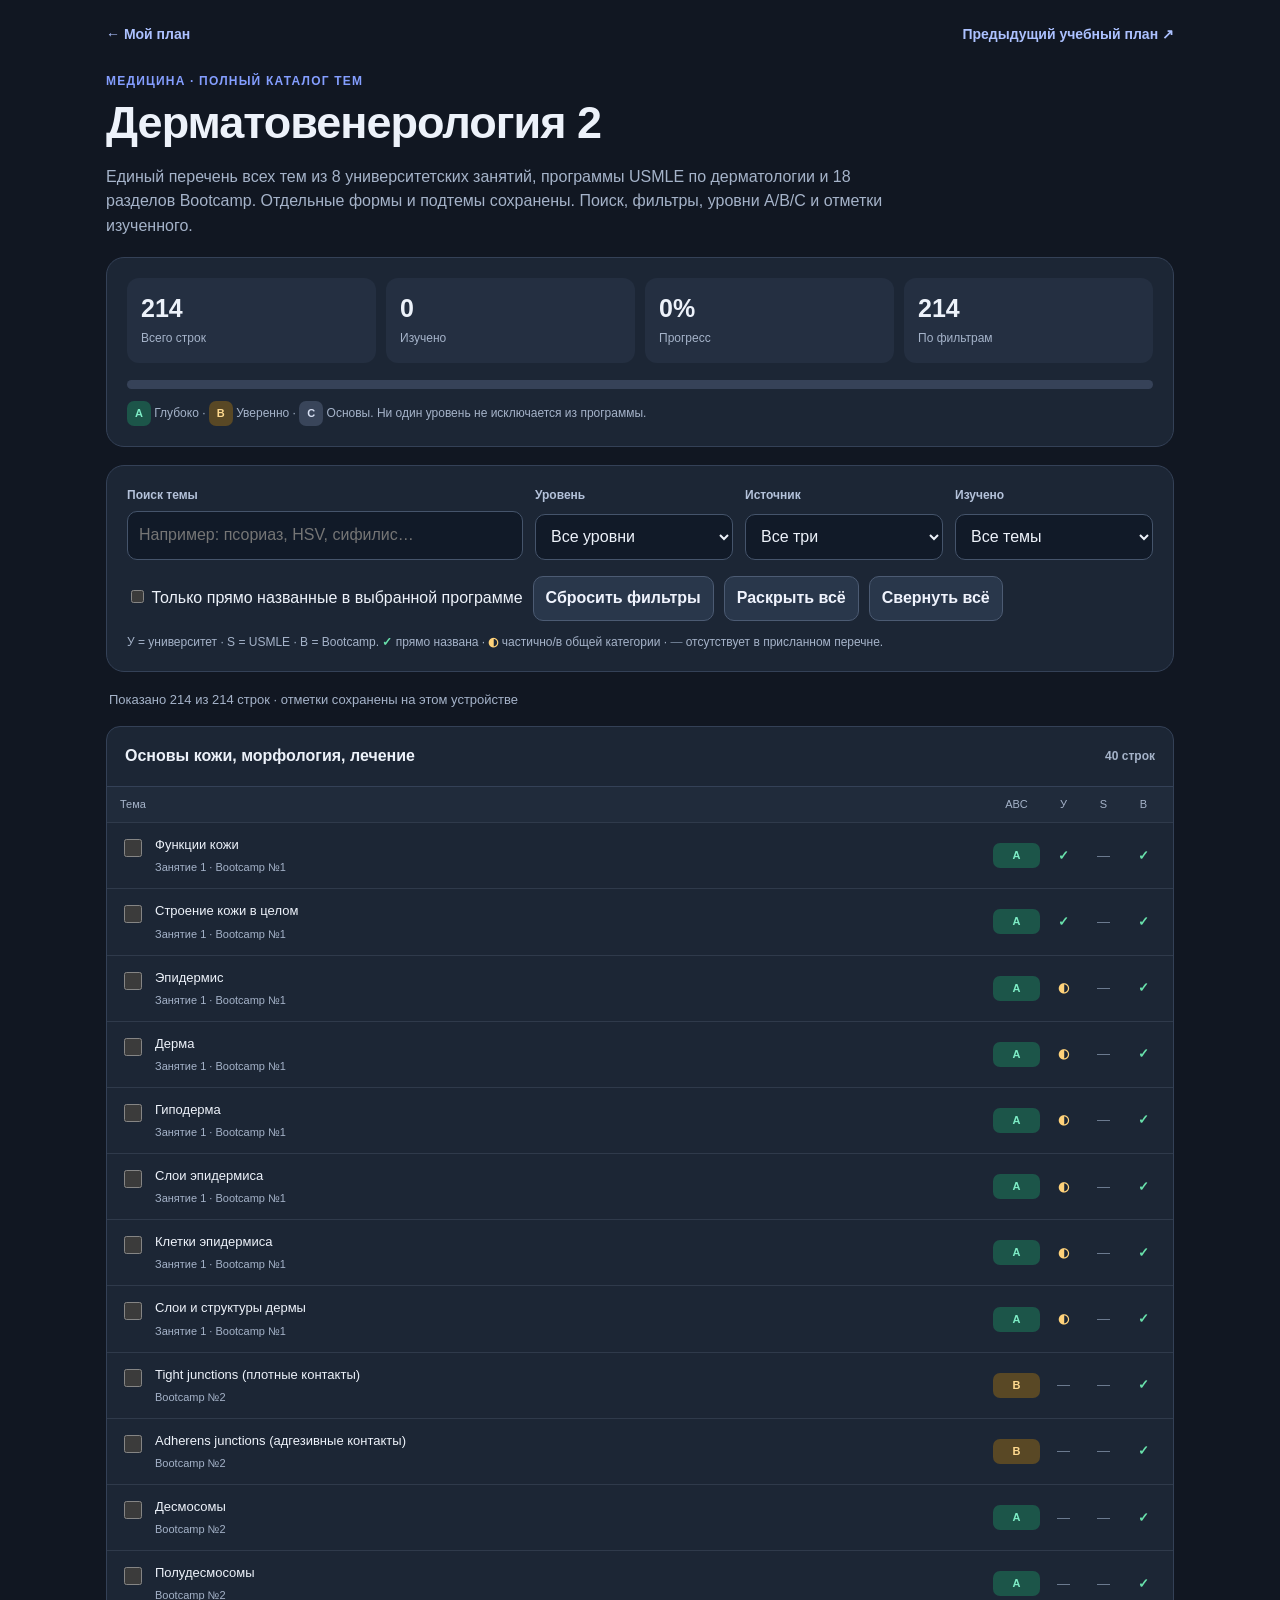
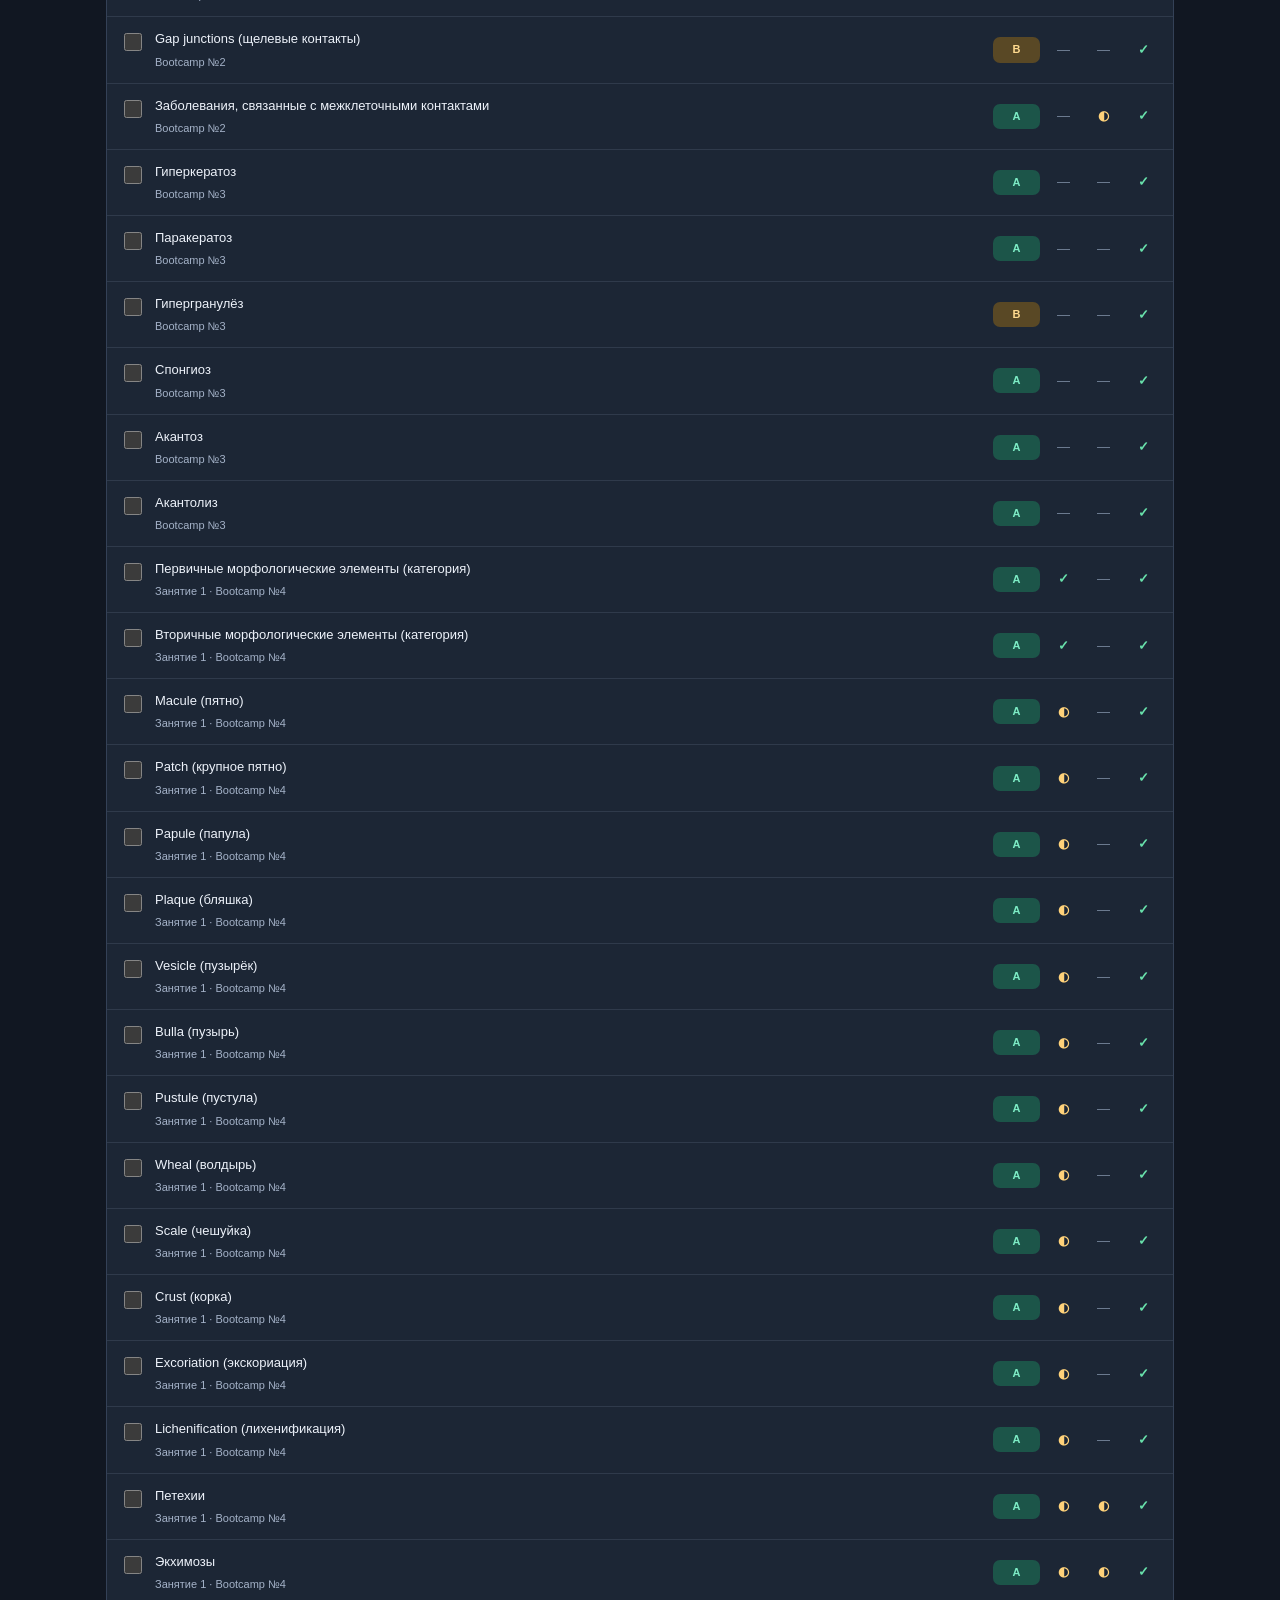
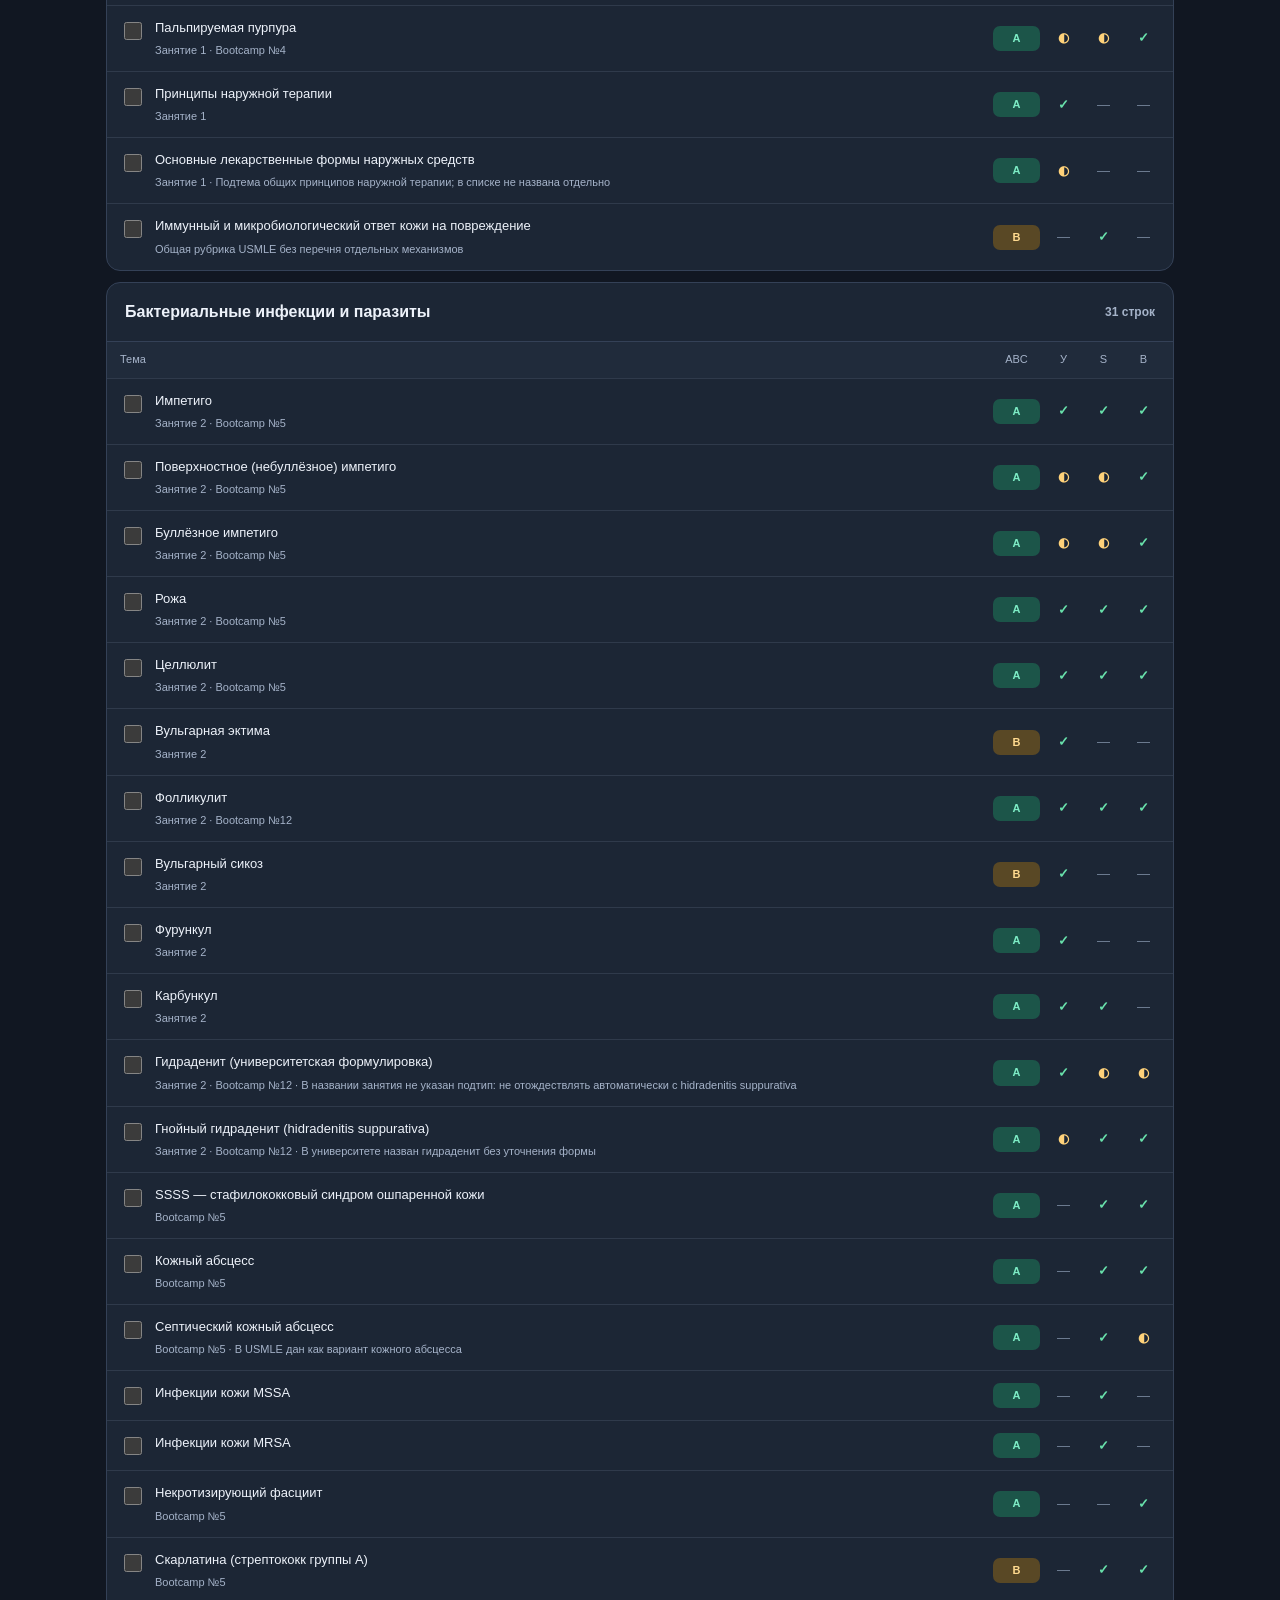
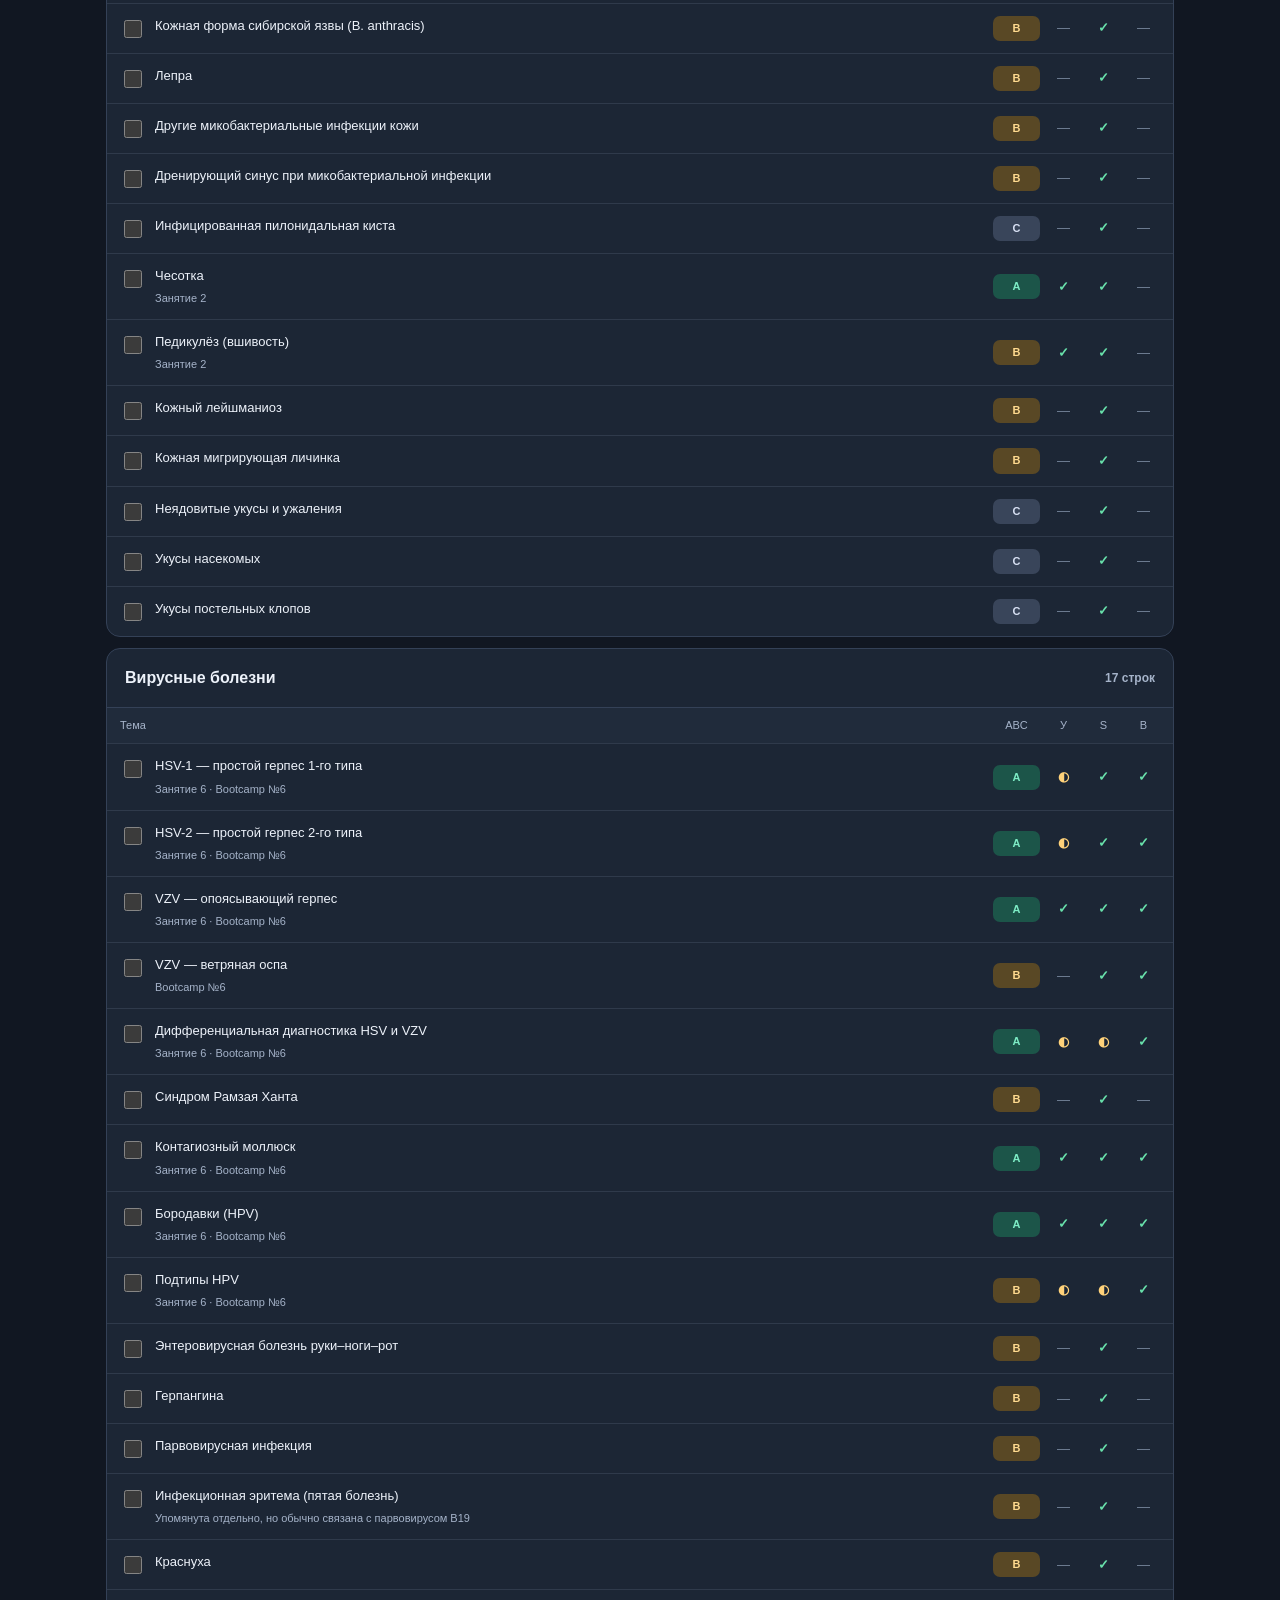
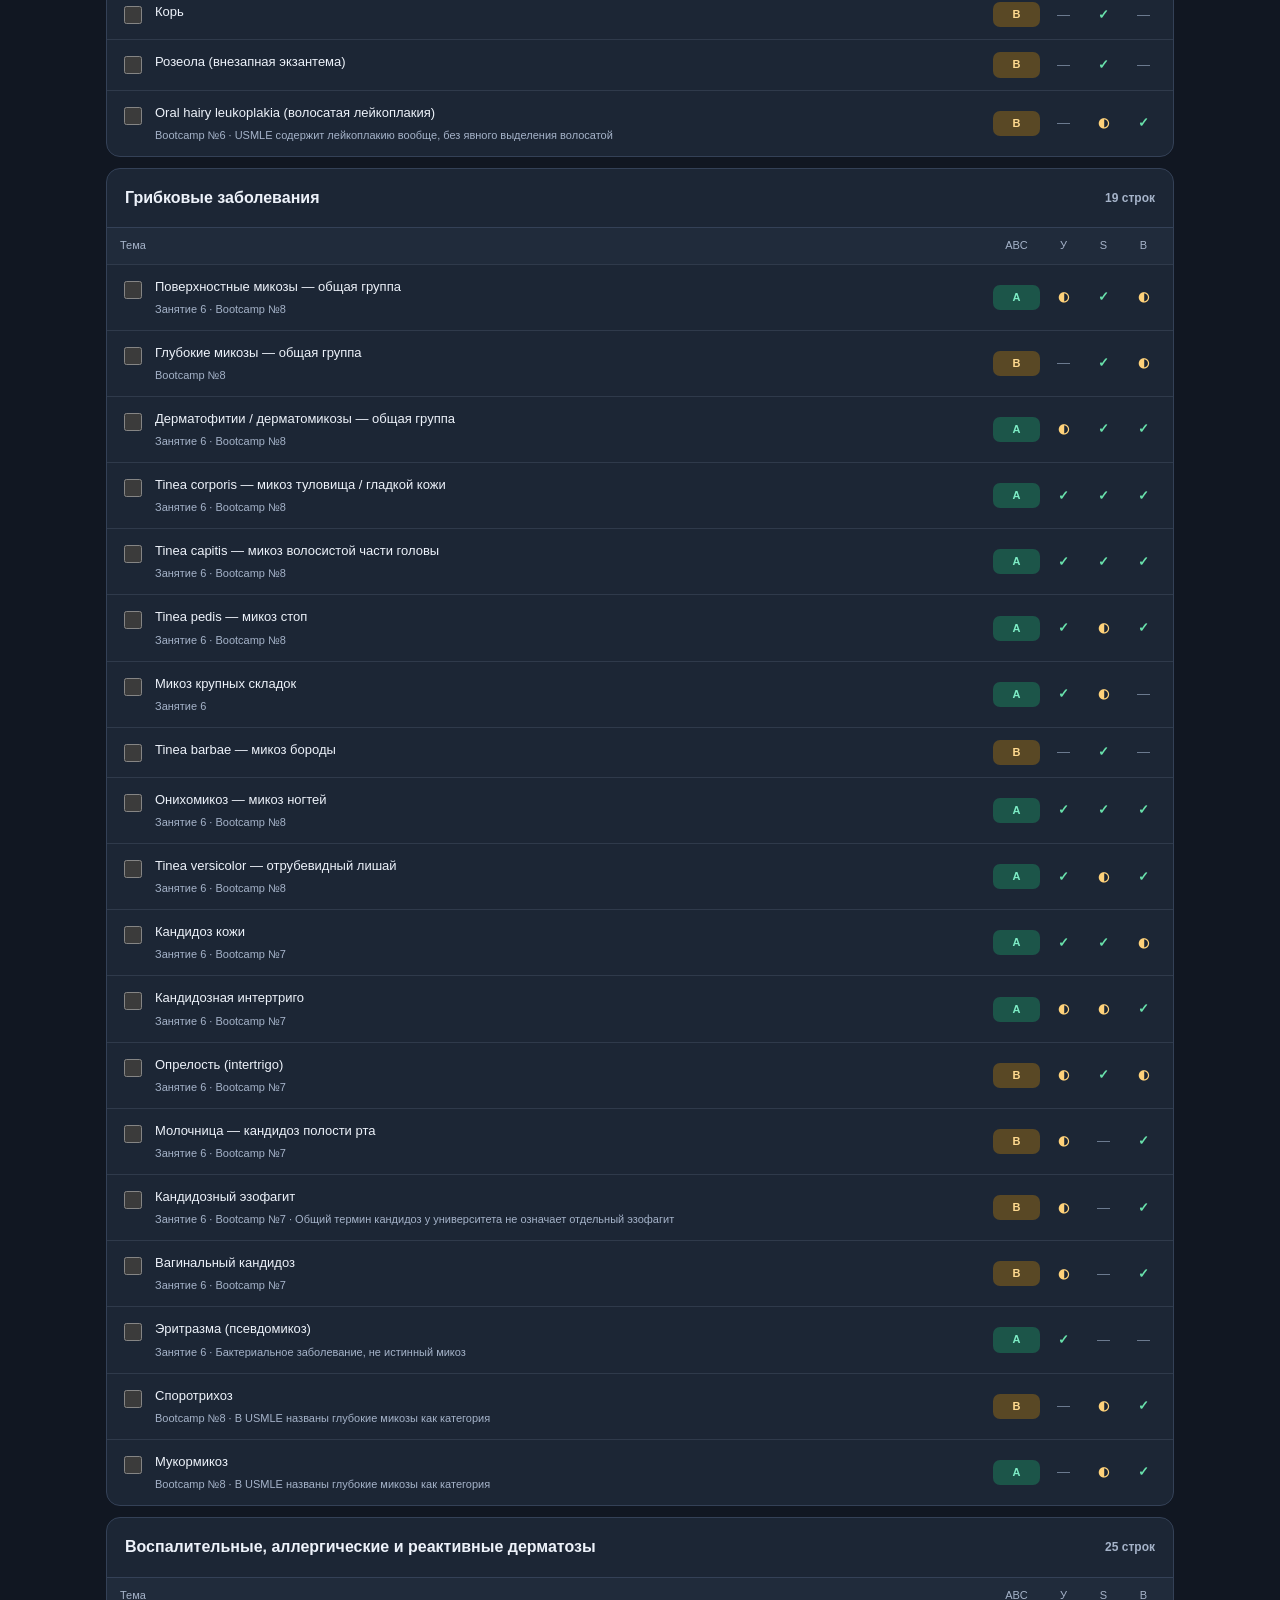
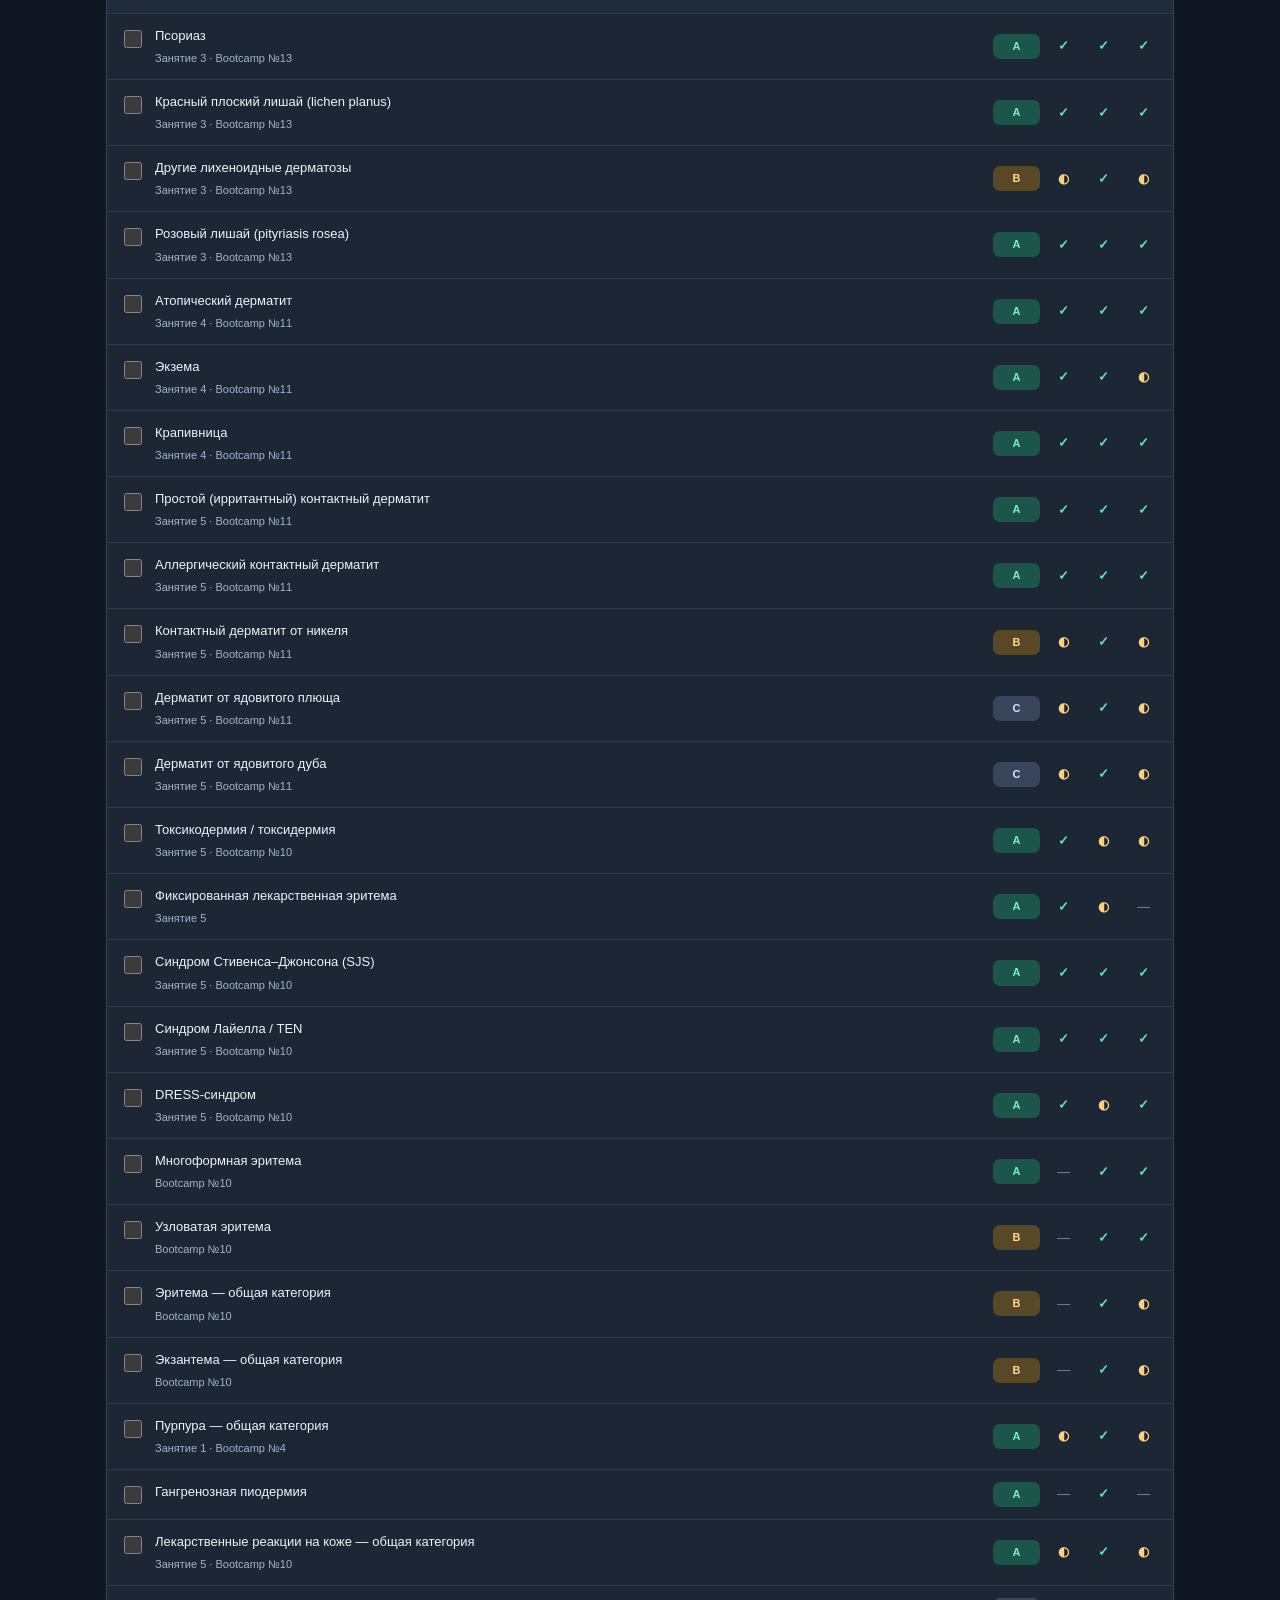
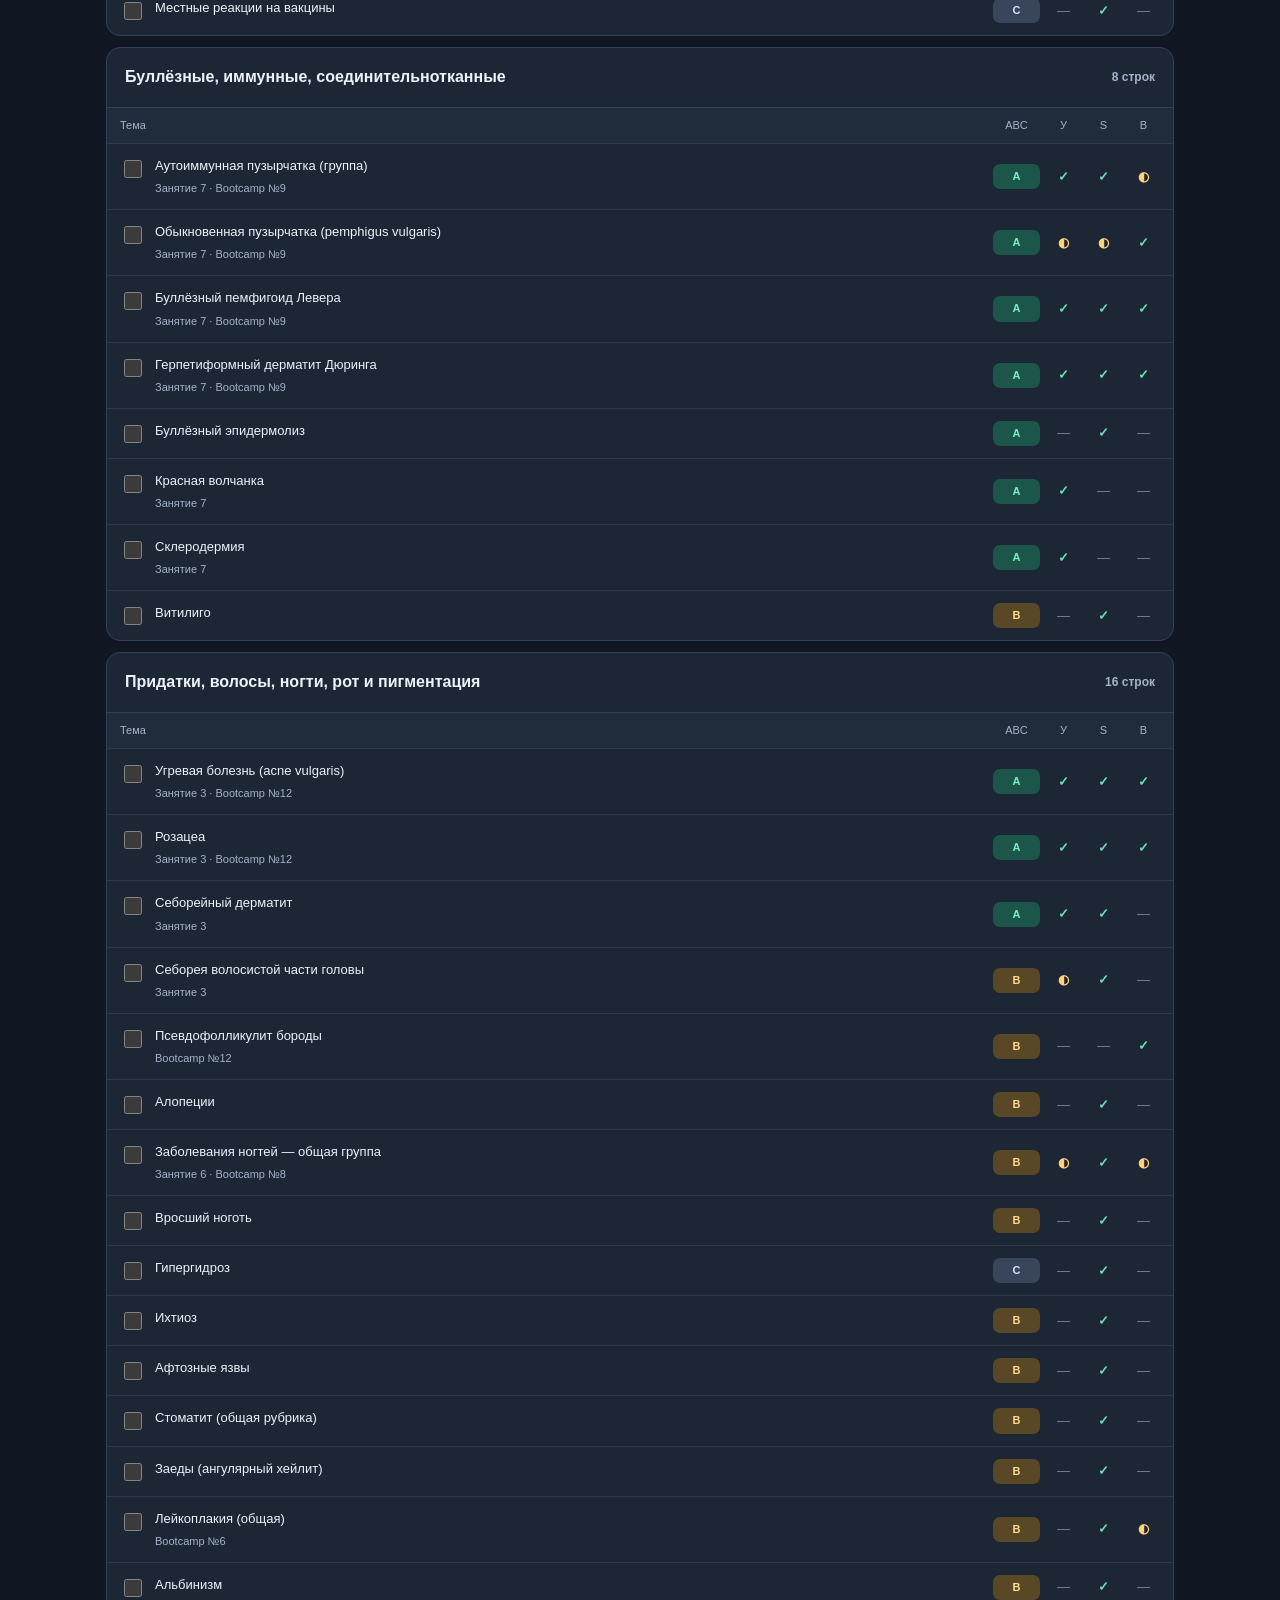
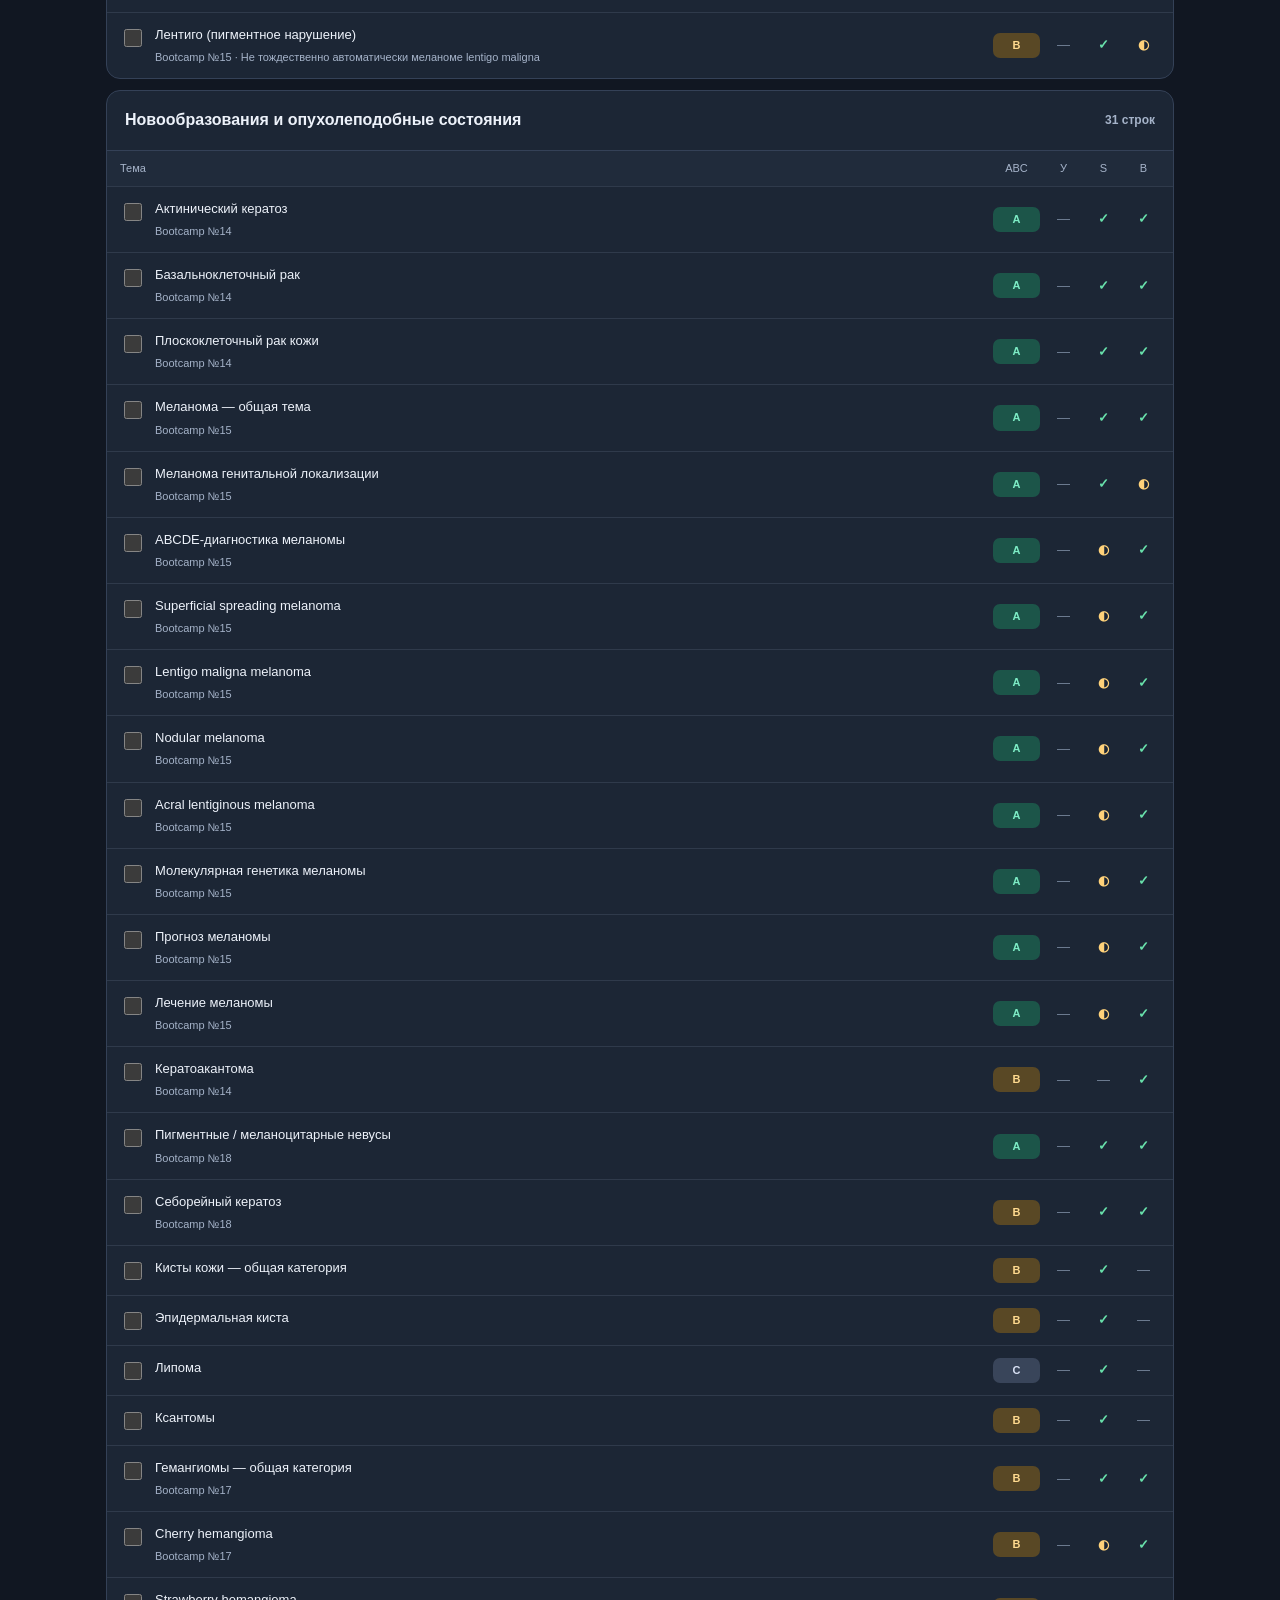
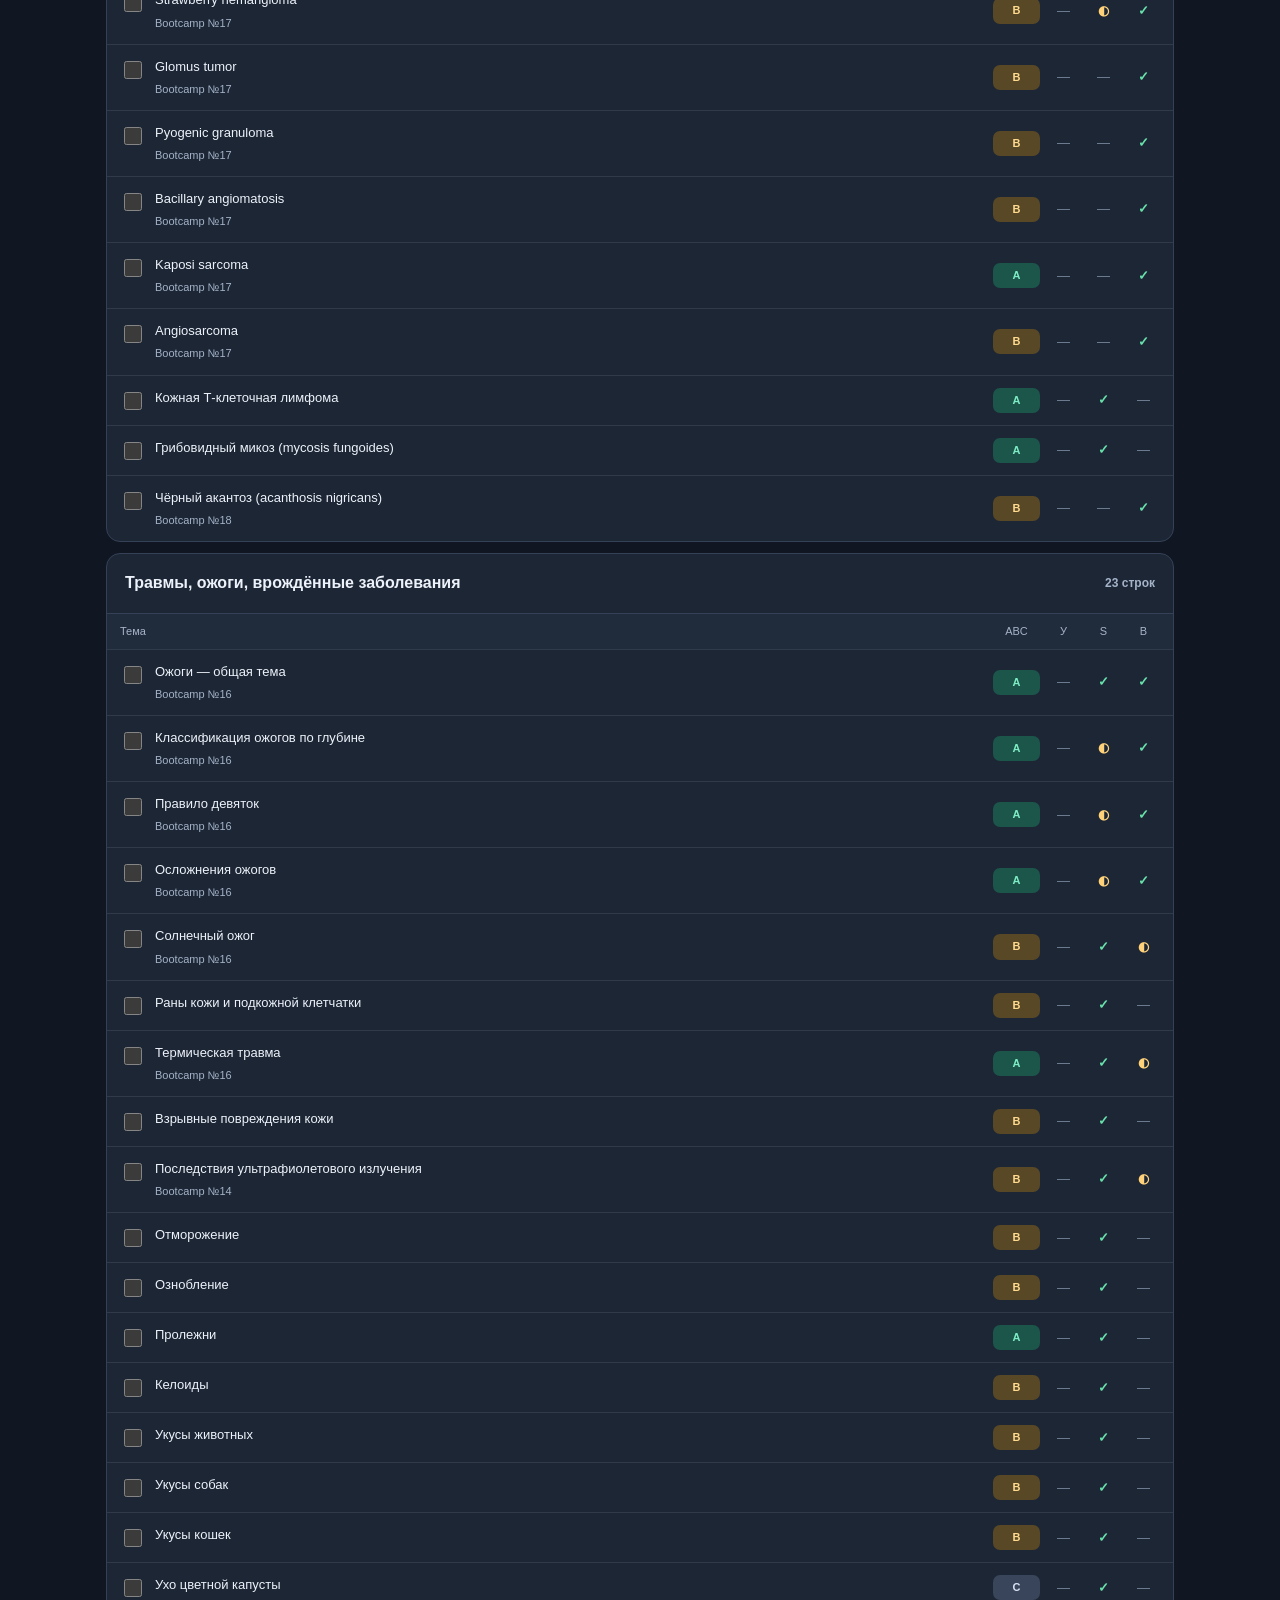
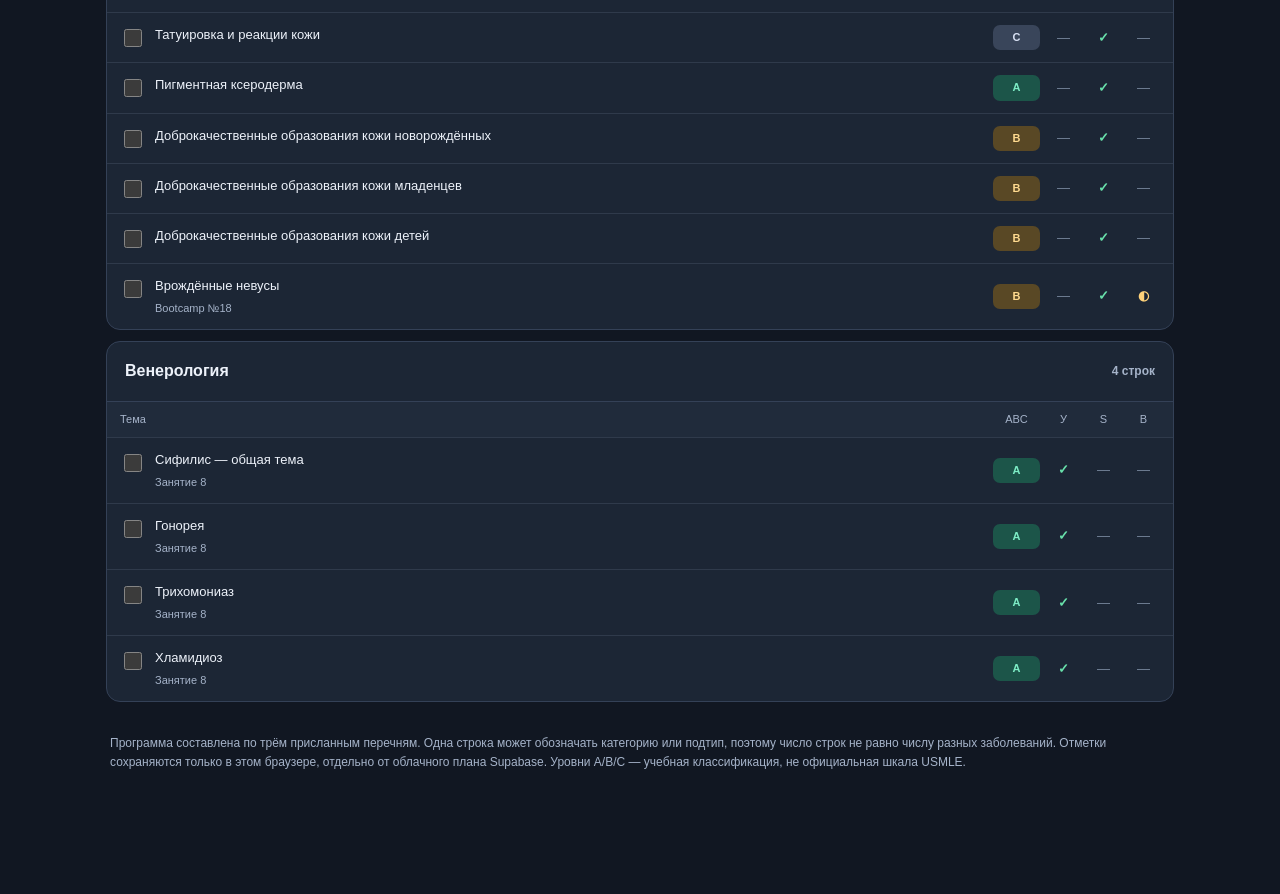
<file: dermatovenerology-2.html>
<!doctype html>
<html lang="ru"><head><meta charset="utf-8"><meta name="viewport" content="width=device-width,initial-scale=1">
<meta name="theme-color" content="#121621"><title>Дерматовенерология 2 · Полный перечень</title>
<style>
:root{color-scheme:dark;--bg:#111722;--surface:#1c2635;--surface2:#242f41;--edge:#344157;--text:#edf2fa;--muted:#a5b3c9;--blue:#849eff;--green:#5de1b0;--gold:#ffd27a;font-family:Inter,-apple-system,BlinkMacSystemFont,"Segoe UI",sans-serif}
*{box-sizing:border-box}html{scroll-behavior:smooth}body{margin:0;background:var(--bg);color:var(--text);line-height:1.55}main{max-width:1100px;padding:24px 16px 90px;margin:0 auto}a{color:#acc1ff;text-decoration:none}a:hover{text-decoration:underline}button,input,select{font:inherit}button{cursor:pointer}.top{display:flex;gap:18px;justify-content:space-between;align-items:center;flex-wrap:wrap;margin-bottom:26px}.navlink{font-weight:700;font-size:14px}.eyebrow{color:var(--blue);font-size:12px;font-weight:800;letter-spacing:.1em;text-transform:uppercase}h1{margin:8px 0 10px;font-size:clamp(28px,5vw,45px);line-height:1.12;letter-spacing:-1px}h2{font-size:18px;margin:0}.intro{color:var(--muted);max-width:780px}.panel{background:var(--surface);border:1px solid var(--edge);border-radius:18px;padding:20px;margin:18px 0}.metrics{display:grid;grid-template-columns:repeat(4,minmax(0,1fr));gap:10px}.metric{padding:14px;background:var(--surface2);border-radius:12px}.metric strong{font-size:25px;display:block;line-height:1.3}.metric span{color:var(--muted);font-size:12px}.progress{height:9px;background:#364258;border-radius:20px;overflow:hidden;margin-top:17px}.progress>div{height:100%;width:0;background:linear-gradient(90deg,#7f94fb,#59deb0);transition:width .2s}.legend{font-size:12px;color:var(--muted);margin:12px 0 0}.formgrid{display:grid;grid-template-columns:2fr repeat(3,minmax(130px,1fr));gap:12px}.field{display:grid;gap:6px}.field label{font-size:12px;color:#b4c2da;font-weight:700}.field input,.field select{background:#111a28;border:1px solid #45546b;color:var(--text);border-radius:10px;padding:11px;min-width:0;width:100%}.actions{display:flex;gap:10px;flex-wrap:wrap;align-items:center;margin-top:16px}.btn{border:1px solid #4c5b73;background:#29374b;color:#eff3fd;border-radius:10px;padding:9px 12px;font-weight:700}.btn:hover{background:#354963}.result{margin:16px 3px;color:var(--muted);font-size:13px}.group{border:1px solid var(--edge);border-radius:14px;margin:11px 0;background:var(--surface);overflow:hidden}.group summary{cursor:pointer;list-style:none;padding:17px 18px;display:flex;align-items:center;justify-content:space-between;gap:12px;font-weight:800}.group summary::-webkit-details-marker{display:none}.count{font-size:12px;font-weight:600;color:var(--muted);white-space:nowrap}.headrow,.topicrow{display:grid;grid-template-columns:minmax(0,1fr) 47px 33px 33px 33px;gap:7px;align-items:center}.headrow{border-top:1px solid var(--edge);background:#202b3b;padding:9px 13px;color:var(--muted);font-size:11px;text-align:center}.topicrow{padding:12px 13px;border-top:1px solid #2f3a4b;font-size:13px;text-align:center}.topicrow.completed{background:#16352f44}.topicname{text-align:left;display:flex;align-items:flex-start;gap:10px;min-width:0}.topicname label{cursor:pointer;min-width:0;overflow-wrap:anywhere}.topicname small{display:block;color:var(--muted);font-size:11px;margin-top:4px}.topicname input{margin-top:4px;accent-color:#64d9b0;width:18px;height:18px;flex-shrink:0}.completed .topicname label>span{text-decoration:line-through;color:#9ca8bc}.tag{display:inline-block;border-radius:7px;padding:4px 8px;font-size:11px;font-weight:800}.tag.A{color:#7decc5;background:#1c5549}.tag.B{color:#ffda8f;background:#594825}.tag.C{color:#d9e1f4;background:#39455a}.yes{color:#69e2ac;font-weight:900}.partial{color:#ffd27a;font-weight:800}.none{color:#77879d}.empty{padding:35px 12px;text-align:center;color:var(--muted)}.footer{color:var(--muted);font-size:12px;padding:20px 4px}input:focus-visible,select:focus-visible,button:focus-visible,summary:focus-visible{outline:2px solid #a6b7ff;outline-offset:2px}
@media(max-width:700px){.formgrid{grid-template-columns:1fr 1fr}.field:first-child{grid-column:span 2}.metrics{grid-template-columns:1fr 1fr}.panel{padding:14px}.metric{padding:10px}.metric strong{font-size:23px}.headrow,.topicrow{grid-template-columns:minmax(0,1fr) 32px 22px 22px 22px;gap:5px}.topicrow{padding:12px 8px;font-size:12px}.topicname{gap:7px}.tag{padding:3px 5px}.group summary{padding:15px 12px}.headrow{padding:8px 8px}}
</style></head>
<body><main>
<nav class="top"><a class="navlink" href="./plan-2026.html">← Мой план</a><a class="navlink" href="./dermatovenerology.html">Предыдущий учебный план ↗</a></nav>
<header><div class="eyebrow">Медицина · Полный каталог тем</div><h1>Дерматовенерология 2</h1><p class="intro">Единый перечень всех тем из 8 университетских занятий, программы USMLE по дерматологии и 18 разделов Bootcamp. Отдельные формы и подтемы сохранены. Поиск, фильтры, уровни A/B/C и отметки изученного.</p></header>
<section class="panel" aria-label="Прогресс"><div class="metrics"><div class="metric"><strong id="total">214</strong><span>Всего строк</span></div><div class="metric"><strong id="done">0</strong><span>Изучено</span></div><div class="metric"><strong id="percent">0%</strong><span>Прогресс</span></div><div class="metric"><strong id="found">214</strong><span>По фильтрам</span></div></div><div class="progress"><div id="progressBar"></div></div><div class="legend"><span class="tag A">A</span> Глубоко · <span class="tag B">B</span> Уверенно · <span class="tag C">C</span> Основы. Ни один уровень не исключается из программы.</div></section>
<section class="panel" aria-label="Фильтры"><div class="formgrid">
<div class="field"><label for="search">Поиск темы</label><input id="search" type="search" placeholder="Например: псориаз, HSV, сифилис…" autocomplete="off"></div>
<div class="field"><label for="level">Уровень</label><select id="level"><option value="">Все уровни</option><option>A</option><option>B</option><option>C</option></select></div>
<div class="field"><label for="source">Источник</label><select id="source"><option value="">Все три</option><option value="3">Университет</option><option value="4">USMLE</option><option value="5">Bootcamp</option></select></div>
<div class="field"><label for="status">Изучено</label><select id="status"><option value="">Все темы</option><option value="todo">Не изучено</option><option value="done">Изучено</option></select></div>
</div><div class="actions"><label><input type="checkbox" id="exact"> Только прямо названные в выбранной программе</label><button type="button" class="btn" id="reset">Сбросить фильтры</button><button type="button" class="btn" id="expand">Раскрыть всё</button><button type="button" class="btn" id="collapse">Свернуть всё</button></div>
<p class="legend">У = университет · S = USMLE · B = Bootcamp. <span class="yes">✓</span> прямо названа · <span class="partial">◐</span> частично/в общей категории · <span class="none">—</span> отсутствует в присланном перечне.</p></section>
<div class="result" id="result" aria-live="polite">Загрузка тем…</div><div id="sections"></div>
<p class="footer">Программа составлена по трём присланным перечням. Одна строка может обозначать категорию или подтип, поэтому число строк не равно числу разных заболеваний. Отметки сохраняются только в этом браузере, отдельно от облачного плана Supabase. Уровни A/B/C — учебная классификация, не официальная шкала USMLE.</p>
</main><script>
"use strict";
const DATA=[["01. Основы кожи, морфология, лечение","Функции кожи","A","Y","N","Y","1","1",""],["01. Основы кожи, морфология, лечение","Строение кожи в целом","A","Y","N","Y","1","1",""],["01. Основы кожи, морфология, лечение","Эпидермис","A","P","N","Y","1","1",""],["01. Основы кожи, морфология, лечение","Дерма","A","P","N","Y","1","1",""],["01. Основы кожи, морфология, лечение","Гиподерма","A","P","N","Y","1","1",""],["01. Основы кожи, морфология, лечение","Слои эпидермиса","A","P","N","Y","1","1",""],["01. Основы кожи, морфология, лечение","Клетки эпидермиса","A","P","N","Y","1","1",""],["01. Основы кожи, морфология, лечение","Слои и структуры дермы","A","P","N","Y","1","1",""],["01. Основы кожи, морфология, лечение","Tight junctions (плотные контакты)","B","N","N","Y","","2",""],["01. Основы кожи, морфология, лечение","Adherens junctions (адгезивные контакты)","B","N","N","Y","","2",""],["01. Основы кожи, морфология, лечение","Десмосомы","A","N","N","Y","","2",""],["01. Основы кожи, морфология, лечение","Полудесмосомы","A","N","N","Y","","2",""],["01. Основы кожи, морфология, лечение","Gap junctions (щелевые контакты)","B","N","N","Y","","2",""],["01. Основы кожи, морфология, лечение","Заболевания, связанные с межклеточными контактами","A","N","P","Y","","2",""],["01. Основы кожи, морфология, лечение","Гиперкератоз","A","N","N","Y","","3",""],["01. Основы кожи, морфология, лечение","Паракератоз","A","N","N","Y","","3",""],["01. Основы кожи, морфология, лечение","Гипергранулёз","B","N","N","Y","","3",""],["01. Основы кожи, морфология, лечение","Спонгиоз","A","N","N","Y","","3",""],["01. Основы кожи, морфология, лечение","Акантоз","A","N","N","Y","","3",""],["01. Основы кожи, морфология, лечение","Акантолиз","A","N","N","Y","","3",""],["01. Основы кожи, морфология, лечение","Первичные морфологические элементы (категория)","A","Y","N","Y","1","4",""],["01. Основы кожи, морфология, лечение","Вторичные морфологические элементы (категория)","A","Y","N","Y","1","4",""],["01. Основы кожи, морфология, лечение","Macule (пятно)","A","P","N","Y","1","4",""],["01. Основы кожи, морфология, лечение","Patch (крупное пятно)","A","P","N","Y","1","4",""],["01. Основы кожи, морфология, лечение","Papule (папула)","A","P","N","Y","1","4",""],["01. Основы кожи, морфология, лечение","Plaque (бляшка)","A","P","N","Y","1","4",""],["01. Основы кожи, морфология, лечение","Vesicle (пузырёк)","A","P","N","Y","1","4",""],["01. Основы кожи, морфология, лечение","Bulla (пузырь)","A","P","N","Y","1","4",""],["01. Основы кожи, морфология, лечение","Pustule (пустула)","A","P","N","Y","1","4",""],["01. Основы кожи, морфология, лечение","Wheal (волдырь)","A","P","N","Y","1","4",""],["01. Основы кожи, морфология, лечение","Scale (чешуйка)","A","P","N","Y","1","4",""],["01. Основы кожи, морфология, лечение","Crust (корка)","A","P","N","Y","1","4",""],["01. Основы кожи, морфология, лечение","Excoriation (экскориация)","A","P","N","Y","1","4",""],["01. Основы кожи, морфология, лечение","Lichenification (лихенификация)","A","P","N","Y","1","4",""],["01. Основы кожи, морфология, лечение","Петехии","A","P","P","Y","1","4",""],["01. Основы кожи, морфология, лечение","Экхимозы","A","P","P","Y","1","4",""],["01. Основы кожи, морфология, лечение","Пальпируемая пурпура","A","P","P","Y","1","4",""],["01. Основы кожи, морфология, лечение","Принципы наружной терапии","A","Y","N","N","1","",""],["01. Основы кожи, морфология, лечение","Основные лекарственные формы наружных средств","A","P","N","N","1","","Подтема общих принципов наружной терапии; в списке не названа отдельно"],["01. Основы кожи, морфология, лечение","Иммунный и микробиологический ответ кожи на повреждение","B","N","Y","N","","","Общая рубрика USMLE без перечня отдельных механизмов"],["02. Бактериальные инфекции и паразиты","Импетиго","A","Y","Y","Y","2","5",""],["02. Бактериальные инфекции и паразиты","Поверхностное (небуллёзное) импетиго","A","P","P","Y","2","5",""],["02. Бактериальные инфекции и паразиты","Буллёзное импетиго","A","P","P","Y","2","5",""],["02. Бактериальные инфекции и паразиты","Рожа","A","Y","Y","Y","2","5",""],["02. Бактериальные инфекции и паразиты","Целлюлит","A","Y","Y","Y","2","5",""],["02. Бактериальные инфекции и паразиты","Вульгарная эктима","B","Y","N","N","2","",""],["02. Бактериальные инфекции и паразиты","Фолликулит","A","Y","Y","Y","2","12",""],["02. Бактериальные инфекции и паразиты","Вульгарный сикоз","B","Y","N","N","2","",""],["02. Бактериальные инфекции и паразиты","Фурункул","A","Y","N","N","2","",""],["02. Бактериальные инфекции и паразиты","Карбункул","A","Y","Y","N","2","",""],["02. Бактериальные инфекции и паразиты","Гидраденит (университетская формулировка)","A","Y","P","P","2","12","В названии занятия не указан подтип: не отождествлять автоматически с hidradenitis suppurativa"],["02. Бактериальные инфекции и паразиты","Гнойный гидраденит (hidradenitis suppurativa)","A","P","Y","Y","2","12","В университете назван гидраденит без уточнения формы"],["02. Бактериальные инфекции и паразиты","SSSS — стафилококковый синдром ошпаренной кожи","A","N","Y","Y","","5",""],["02. Бактериальные инфекции и паразиты","Кожный абсцесс","A","N","Y","Y","","5",""],["02. Бактериальные инфекции и паразиты","Септический кожный абсцесс","A","N","Y","P","","5","В USMLE дан как вариант кожного абсцесса"],["02. Бактериальные инфекции и паразиты","Инфекции кожи MSSA","A","N","Y","N","","",""],["02. Бактериальные инфекции и паразиты","Инфекции кожи MRSA","A","N","Y","N","","",""],["02. Бактериальные инфекции и паразиты","Некротизирующий фасциит","A","N","N","Y","","5",""],["02. Бактериальные инфекции и паразиты","Скарлатина (стрептококк группы A)","B","N","Y","Y","","5",""],["02. Бактериальные инфекции и паразиты","Кожная форма сибирской язвы (B. anthracis)","B","N","Y","N","","",""],["02. Бактериальные инфекции и паразиты","Лепра","B","N","Y","N","","",""],["02. Бактериальные инфекции и паразиты","Другие микобактериальные инфекции кожи","B","N","Y","N","","",""],["02. Бактериальные инфекции и паразиты","Дренирующий синус при микобактериальной инфекции","B","N","Y","N","","",""],["02. Бактериальные инфекции и паразиты","Инфицированная пилонидальная киста","C","N","Y","N","","",""],["02. Бактериальные инфекции и паразиты","Чесотка","A","Y","Y","N","2","",""],["02. Бактериальные инфекции и паразиты","Педикулёз (вшивость)","B","Y","Y","N","2","",""],["02. Бактериальные инфекции и паразиты","Кожный лейшманиоз","B","N","Y","N","","",""],["02. Бактериальные инфекции и паразиты","Кожная мигрирующая личинка","B","N","Y","N","","",""],["02. Бактериальные инфекции и паразиты","Неядовитые укусы и ужаления","C","N","Y","N","","",""],["02. Бактериальные инфекции и паразиты","Укусы насекомых","C","N","Y","N","","",""],["02. Бактериальные инфекции и паразиты","Укусы постельных клопов","C","N","Y","N","","",""],["03. Вирусные болезни","HSV-1 — простой герпес 1-го типа","A","P","Y","Y","6","6",""],["03. Вирусные болезни","HSV-2 — простой герпес 2-го типа","A","P","Y","Y","6","6",""],["03. Вирусные болезни","VZV — опоясывающий герпес","A","Y","Y","Y","6","6",""],["03. Вирусные болезни","VZV — ветряная оспа","B","N","Y","Y","","6",""],["03. Вирусные болезни","Дифференциальная диагностика HSV и VZV","A","P","P","Y","6","6",""],["03. Вирусные болезни","Синдром Рамзая Ханта","B","N","Y","N","","",""],["03. Вирусные болезни","Контагиозный моллюск","A","Y","Y","Y","6","6",""],["03. Вирусные болезни","Бородавки (HPV)","A","Y","Y","Y","6","6",""],["03. Вирусные болезни","Подтипы HPV","B","P","P","Y","6","6",""],["03. Вирусные болезни","Энтеровирусная болезнь руки–ноги–рот","B","N","Y","N","","",""],["03. Вирусные болезни","Герпангина","B","N","Y","N","","",""],["03. Вирусные болезни","Парвовирусная инфекция","B","N","Y","N","","",""],["03. Вирусные болезни","Инфекционная эритема (пятая болезнь)","B","N","Y","N","","","Упомянута отдельно, но обычно связана с парвовирусом B19"],["03. Вирусные болезни","Краснуха","B","N","Y","N","","",""],["03. Вирусные болезни","Корь","B","N","Y","N","","",""],["03. Вирусные болезни","Розеола (внезапная экзантема)","B","N","Y","N","","",""],["03. Вирусные болезни","Oral hairy leukoplakia (волосатая лейкоплакия)","B","N","P","Y","","6","USMLE содержит лейкоплакию вообще, без явного выделения волосатой"],["04. Грибковые заболевания","Поверхностные микозы — общая группа","A","P","Y","P","6","8",""],["04. Грибковые заболевания","Глубокие микозы — общая группа","B","N","Y","P","","8",""],["04. Грибковые заболевания","Дерматофитии / дерматомикозы — общая группа","A","P","Y","Y","6","8",""],["04. Грибковые заболевания","Tinea corporis — микоз туловища / гладкой кожи","A","Y","Y","Y","6","8",""],["04. Грибковые заболевания","Tinea capitis — микоз волосистой части головы","A","Y","Y","Y","6","8",""],["04. Грибковые заболевания","Tinea pedis — микоз стоп","A","Y","P","Y","6","8",""],["04. Грибковые заболевания","Микоз крупных складок","A","Y","P","N","6","",""],["04. Грибковые заболевания","Tinea barbae — микоз бороды","B","N","Y","N","","",""],["04. Грибковые заболевания","Онихомикоз — микоз ногтей","A","Y","Y","Y","6","8",""],["04. Грибковые заболевания","Tinea versicolor — отрубевидный лишай","A","Y","P","Y","6","8",""],["04. Грибковые заболевания","Кандидоз кожи","A","Y","Y","P","6","7",""],["04. Грибковые заболевания","Кандидозная интертриго","A","P","P","Y","6","7",""],["04. Грибковые заболевания","Опрелость (intertrigo)","B","P","Y","P","6","7",""],["04. Грибковые заболевания","Молочница — кандидоз полости рта","B","P","N","Y","6","7",""],["04. Грибковые заболевания","Кандидозный эзофагит","B","P","N","Y","6","7","Общий термин кандидоз у университета не означает отдельный эзофагит"],["04. Грибковые заболевания","Вагинальный кандидоз","B","P","N","Y","6","7",""],["04. Грибковые заболевания","Эритразма (псевдомикоз)","A","Y","N","N","6","","Бактериальное заболевание, не истинный микоз"],["04. Грибковые заболевания","Споротрихоз","B","N","P","Y","","8","В USMLE названы глубокие микозы как категория"],["04. Грибковые заболевания","Мукормикоз","A","N","P","Y","","8","В USMLE названы глубокие микозы как категория"],["05. Воспалительные, аллергические и реактивные дерматозы","Псориаз","A","Y","Y","Y","3","13",""],["05. Воспалительные, аллергические и реактивные дерматозы","Красный плоский лишай (lichen planus)","A","Y","Y","Y","3","13",""],["05. Воспалительные, аллергические и реактивные дерматозы","Другие лихеноидные дерматозы","B","P","Y","P","3","13",""],["05. Воспалительные, аллергические и реактивные дерматозы","Розовый лишай (pityriasis rosea)","A","Y","Y","Y","3","13",""],["05. Воспалительные, аллергические и реактивные дерматозы","Атопический дерматит","A","Y","Y","Y","4","11",""],["05. Воспалительные, аллергические и реактивные дерматозы","Экзема","A","Y","Y","P","4","11",""],["05. Воспалительные, аллергические и реактивные дерматозы","Крапивница","A","Y","Y","Y","4","11",""],["05. Воспалительные, аллергические и реактивные дерматозы","Простой (ирритантный) контактный дерматит","A","Y","Y","Y","5","11",""],["05. Воспалительные, аллергические и реактивные дерматозы","Аллергический контактный дерматит","A","Y","Y","Y","5","11",""],["05. Воспалительные, аллергические и реактивные дерматозы","Контактный дерматит от никеля","B","P","Y","P","5","11",""],["05. Воспалительные, аллергические и реактивные дерматозы","Дерматит от ядовитого плюща","C","P","Y","P","5","11",""],["05. Воспалительные, аллергические и реактивные дерматозы","Дерматит от ядовитого дуба","C","P","Y","P","5","11",""],["05. Воспалительные, аллергические и реактивные дерматозы","Токсикодермия / токсидермия","A","Y","P","P","5","10",""],["05. Воспалительные, аллергические и реактивные дерматозы","Фиксированная лекарственная эритема","A","Y","P","N","5","",""],["05. Воспалительные, аллергические и реактивные дерматозы","Синдром Стивенса–Джонсона (SJS)","A","Y","Y","Y","5","10",""],["05. Воспалительные, аллергические и реактивные дерматозы","Синдром Лайелла / TEN","A","Y","Y","Y","5","10",""],["05. Воспалительные, аллергические и реактивные дерматозы","DRESS-синдром","A","Y","P","Y","5","10",""],["05. Воспалительные, аллергические и реактивные дерматозы","Многоформная эритема","A","N","Y","Y","","10",""],["05. Воспалительные, аллергические и реактивные дерматозы","Узловатая эритема","B","N","Y","Y","","10",""],["05. Воспалительные, аллергические и реактивные дерматозы","Эритема — общая категория","B","N","Y","P","","10",""],["05. Воспалительные, аллергические и реактивные дерматозы","Экзантема — общая категория","B","N","Y","P","","10",""],["05. Воспалительные, аллергические и реактивные дерматозы","Пурпура — общая категория","A","P","Y","P","1","4",""],["05. Воспалительные, аллергические и реактивные дерматозы","Гангренозная пиодермия","A","N","Y","N","","",""],["05. Воспалительные, аллергические и реактивные дерматозы","Лекарственные реакции на коже — общая категория","A","P","Y","P","5","10",""],["05. Воспалительные, аллергические и реактивные дерматозы","Местные реакции на вакцины","C","N","Y","N","","",""],["06. Буллёзные, иммунные, соединительнотканные","Аутоиммунная пузырчатка (группа)","A","Y","Y","P","7","9",""],["06. Буллёзные, иммунные, соединительнотканные","Обыкновенная пузырчатка (pemphigus vulgaris)","A","P","P","Y","7","9",""],["06. Буллёзные, иммунные, соединительнотканные","Буллёзный пемфигоид Левера","A","Y","Y","Y","7","9",""],["06. Буллёзные, иммунные, соединительнотканные","Герпетиформный дерматит Дюринга","A","Y","Y","Y","7","9",""],["06. Буллёзные, иммунные, соединительнотканные","Буллёзный эпидермолиз","A","N","Y","N","","",""],["06. Буллёзные, иммунные, соединительнотканные","Красная волчанка","A","Y","N","N","7","",""],["06. Буллёзные, иммунные, соединительнотканные","Склеродермия","A","Y","N","N","7","",""],["06. Буллёзные, иммунные, соединительнотканные","Витилиго","B","N","Y","N","","",""],["07. Придатки, волосы, ногти, рот и пигментация","Угревая болезнь (acne vulgaris)","A","Y","Y","Y","3","12",""],["07. Придатки, волосы, ногти, рот и пигментация","Розацеа","A","Y","Y","Y","3","12",""],["07. Придатки, волосы, ногти, рот и пигментация","Себорейный дерматит","A","Y","Y","N","3","",""],["07. Придатки, волосы, ногти, рот и пигментация","Себорея волосистой части головы","B","P","Y","N","3","",""],["07. Придатки, волосы, ногти, рот и пигментация","Псевдофолликулит бороды","B","N","N","Y","","12",""],["07. Придатки, волосы, ногти, рот и пигментация","Алопеции","B","N","Y","N","","",""],["07. Придатки, волосы, ногти, рот и пигментация","Заболевания ногтей — общая группа","B","P","Y","P","6","8",""],["07. Придатки, волосы, ногти, рот и пигментация","Вросший ноготь","B","N","Y","N","","",""],["07. Придатки, волосы, ногти, рот и пигментация","Гипергидроз","C","N","Y","N","","",""],["07. Придатки, волосы, ногти, рот и пигментация","Ихтиоз","B","N","Y","N","","",""],["07. Придатки, волосы, ногти, рот и пигментация","Афтозные язвы","B","N","Y","N","","",""],["07. Придатки, волосы, ногти, рот и пигментация","Стоматит (общая рубрика)","B","N","Y","N","","",""],["07. Придатки, волосы, ногти, рот и пигментация","Заеды (ангулярный хейлит)","B","N","Y","N","","",""],["07. Придатки, волосы, ногти, рот и пигментация","Лейкоплакия (общая)","B","N","Y","P","","6",""],["07. Придатки, волосы, ногти, рот и пигментация","Альбинизм","B","N","Y","N","","",""],["07. Придатки, волосы, ногти, рот и пигментация","Лентиго (пигментное нарушение)","B","N","Y","P","","15","Не тождественно автоматически меланоме lentigo maligna"],["08. Новообразования и опухолеподобные состояния","Актинический кератоз","A","N","Y","Y","","14",""],["08. Новообразования и опухолеподобные состояния","Базальноклеточный рак","A","N","Y","Y","","14",""],["08. Новообразования и опухолеподобные состояния","Плоскоклеточный рак кожи","A","N","Y","Y","","14",""],["08. Новообразования и опухолеподобные состояния","Меланома — общая тема","A","N","Y","Y","","15",""],["08. Новообразования и опухолеподобные состояния","Меланома генитальной локализации","A","N","Y","P","","15",""],["08. Новообразования и опухолеподобные состояния","ABCDE-диагностика меланомы","A","N","P","Y","","15",""],["08. Новообразования и опухолеподобные состояния","Superficial spreading melanoma","A","N","P","Y","","15",""],["08. Новообразования и опухолеподобные состояния","Lentigo maligna melanoma","A","N","P","Y","","15",""],["08. Новообразования и опухолеподобные состояния","Nodular melanoma","A","N","P","Y","","15",""],["08. Новообразования и опухолеподобные состояния","Acral lentiginous melanoma","A","N","P","Y","","15",""],["08. Новообразования и опухолеподобные состояния","Молекулярная генетика меланомы","A","N","P","Y","","15",""],["08. Новообразования и опухолеподобные состояния","Прогноз меланомы","A","N","P","Y","","15",""],["08. Новообразования и опухолеподобные состояния","Лечение меланомы","A","N","P","Y","","15",""],["08. Новообразования и опухолеподобные состояния","Кератоакантома","B","N","N","Y","","14",""],["08. Новообразования и опухолеподобные состояния","Пигментные / меланоцитарные невусы","A","N","Y","Y","","18",""],["08. Новообразования и опухолеподобные состояния","Себорейный кератоз","B","N","Y","Y","","18",""],["08. Новообразования и опухолеподобные состояния","Кисты кожи — общая категория","B","N","Y","N","","",""],["08. Новообразования и опухолеподобные состояния","Эпидермальная киста","B","N","Y","N","","",""],["08. Новообразования и опухолеподобные состояния","Липома","C","N","Y","N","","",""],["08. Новообразования и опухолеподобные состояния","Ксантомы","B","N","Y","N","","",""],["08. Новообразования и опухолеподобные состояния","Гемангиомы — общая категория","B","N","Y","Y","","17",""],["08. Новообразования и опухолеподобные состояния","Cherry hemangioma","B","N","P","Y","","17",""],["08. Новообразования и опухолеподобные состояния","Strawberry hemangioma","B","N","P","Y","","17",""],["08. Новообразования и опухолеподобные состояния","Glomus tumor","B","N","N","Y","","17",""],["08. Новообразования и опухолеподобные состояния","Pyogenic granuloma","B","N","N","Y","","17",""],["08. Новообразования и опухолеподобные состояния","Bacillary angiomatosis","B","N","N","Y","","17",""],["08. Новообразования и опухолеподобные состояния","Kaposi sarcoma","A","N","N","Y","","17",""],["08. Новообразования и опухолеподобные состояния","Angiosarcoma","B","N","N","Y","","17",""],["08. Новообразования и опухолеподобные состояния","Кожная Т-клеточная лимфома","A","N","Y","N","","",""],["08. Новообразования и опухолеподобные состояния","Грибовидный микоз (mycosis fungoides)","A","N","Y","N","","",""],["08. Новообразования и опухолеподобные состояния","Чёрный акантоз (acanthosis nigricans)","B","N","N","Y","","18",""],["09. Травмы, ожоги, врождённые заболевания","Ожоги — общая тема","A","N","Y","Y","","16",""],["09. Травмы, ожоги, врождённые заболевания","Классификация ожогов по глубине","A","N","P","Y","","16",""],["09. Травмы, ожоги, врождённые заболевания","Правило девяток","A","N","P","Y","","16",""],["09. Травмы, ожоги, врождённые заболевания","Осложнения ожогов","A","N","P","Y","","16",""],["09. Травмы, ожоги, врождённые заболевания","Солнечный ожог","B","N","Y","P","","16",""],["09. Травмы, ожоги, врождённые заболевания","Раны кожи и подкожной клетчатки","B","N","Y","N","","",""],["09. Травмы, ожоги, врождённые заболевания","Термическая травма","A","N","Y","P","","16",""],["09. Травмы, ожоги, врождённые заболевания","Взрывные повреждения кожи","B","N","Y","N","","",""],["09. Травмы, ожоги, врождённые заболевания","Последствия ультрафиолетового излучения","B","N","Y","P","","14",""],["09. Травмы, ожоги, врождённые заболевания","Отморожение","B","N","Y","N","","",""],["09. Травмы, ожоги, врождённые заболевания","Ознобление","B","N","Y","N","","",""],["09. Травмы, ожоги, врождённые заболевания","Пролежни","A","N","Y","N","","",""],["09. Травмы, ожоги, врождённые заболевания","Келоиды","B","N","Y","N","","",""],["09. Травмы, ожоги, врождённые заболевания","Укусы животных","B","N","Y","N","","",""],["09. Травмы, ожоги, врождённые заболевания","Укусы собак","B","N","Y","N","","",""],["09. Травмы, ожоги, врождённые заболевания","Укусы кошек","B","N","Y","N","","",""],["09. Травмы, ожоги, врождённые заболевания","Ухо цветной капусты","C","N","Y","N","","",""],["09. Травмы, ожоги, врождённые заболевания","Татуировка и реакции кожи","C","N","Y","N","","",""],["09. Травмы, ожоги, врождённые заболевания","Пигментная ксеродерма","A","N","Y","N","","",""],["09. Травмы, ожоги, врождённые заболевания","Доброкачественные образования кожи новорождённых","B","N","Y","N","","",""],["09. Травмы, ожоги, врождённые заболевания","Доброкачественные образования кожи младенцев","B","N","Y","N","","",""],["09. Травмы, ожоги, врождённые заболевания","Доброкачественные образования кожи детей","B","N","Y","N","","",""],["09. Травмы, ожоги, врождённые заболевания","Врождённые невусы","B","N","Y","P","","18",""],["10. Венерология","Сифилис — общая тема","A","Y","N","N","8","",""],["10. Венерология","Гонорея","A","Y","N","N","8","",""],["10. Венерология","Трихомониаз","A","Y","N","N","8","",""],["10. Венерология","Хламидиоз","A","Y","N","N","8","",""]];
const STORAGE="moy-plan-dermatovenerology-2-v1";
const $=id=>document.getElementById(id);
const escapeHtml=s=>String(s).replace(/[&<>"']/g,ch=>({"&":"&amp;","<":"&lt;",">":"&gt;",'"':"&quot;","'":"&#39;"}[ch]));
const mark=s=>s==="Y"?'<span class="yes" title="Прямо указано">✓</span>':s==="P"?'<span class="partial" title="В рамках общей темы">◐</span>':'<span class="none" title="Не указано">—</span>';
let rows=[],completed={},collapsed=new Set();
try{completed=JSON.parse(localStorage.getItem(STORAGE)||"{}")||{}}catch(e){}
function stats(){const done=rows.reduce((sum,r,i)=>sum+(completed[i]?1:0),0);$("total").textContent=rows.length;$("done").textContent=done;$("percent").textContent=rows.length?Math.round(100*done/rows.length)+"%":"0%";$("progressBar").style.width=(rows.length?100*done/rows.length:0)+"%"}
function render(){
const q=$("search").value.trim().toLocaleLowerCase("ru");const level=$("level").value;const source=$("source").value;const status=$("status").value;const exact=$("exact").checked;
const matches=rows.map((r,i)=>({r,i})).filter(({r,i})=>(!q||(r[1]+" "+r[0]+" "+r[8]).toLocaleLowerCase("ru").includes(q))&&(!level||r[2]===level)&&(!source||(exact?r[Number(source)]==="Y":r[Number(source)]!=="N"))&&(!status||(status==="done"?!!completed[i]:!completed[i])));
$("found").textContent=matches.length;$("result").textContent="Показано "+matches.length+" из "+rows.length+" строк · отметки сохранены на этом устройстве";
const sections=[...new Set(rows.map(r=>r[0]))];
const html=sections.map(name=>{const selection=matches.filter(({r})=>r[0]===name);if(!selection.length)return "";
let h='<details class="group" data-name="'+escapeHtml(name)+'"'+(collapsed.has(name)?"":" open")+'><summary><span>'+escapeHtml(name.replace(/^\d+\.\s*/,""))+'</span><span class="count">'+selection.length+' строк</span></summary><div class="headrow"><span style="text-align:left">Тема</span><span>ABC</span><span>У</span><span>S</span><span>B</span></div>';
selection.forEach(({r,i})=>{const isDone=!!completed[i];const note=[r[6]?"Занятие "+r[6]:"",r[7]?"Bootcamp №"+r[7]:"",r[8]||""].filter(Boolean).join(" · ");h+='<div class="topicrow'+(isDone?" completed":"")+'"><div class="topicname"><input type="checkbox" id="t-'+i+'" data-idx="'+i+'"'+(isDone?" checked":"")+' aria-label="Изучена тема: '+escapeHtml(r[1])+'"><label for="t-'+i+'"><span>'+escapeHtml(r[1])+'</span>'+(note?'<small>'+escapeHtml(note)+'</small>':"")+'</label></div><span class="tag '+r[2]+'">'+r[2]+'</span>'+mark(r[3])+mark(r[4])+mark(r[5])+'</div>'});return h+"</details>" }).join("");
$("sections").innerHTML=html||'<div class="empty">По выбранным фильтрам темы не найдены.</div>';stats();
}
$("sections").addEventListener("change",ev=>{if(!ev.target.matches('input[data-idx]'))return;const i=Number(ev.target.dataset.idx);if(ev.target.checked)completed[i]=true;else delete completed[i];try{localStorage.setItem(STORAGE,JSON.stringify(completed))}catch(e){}render()});
$("sections").addEventListener("toggle",ev=>{if(ev.target.tagName!=="DETAILS")return;const name=ev.target.dataset.name;if(ev.target.open)collapsed.delete(name);else collapsed.add(name)},true);
["search","level","source","status","exact"].forEach(id=>$(id).addEventListener("input",render));
$("reset").onclick=()=>{$("search").value="";$("level").value="";$("source").value="";$("status").value="";$("exact").checked=false;render()};
$("expand").onclick=()=>{collapsed.clear();render()};$("collapse").onclick=()=>{collapsed=new Set(rows.map(r=>r[0]));render()};
rows=DATA;render();
</script></body></html>
</file>
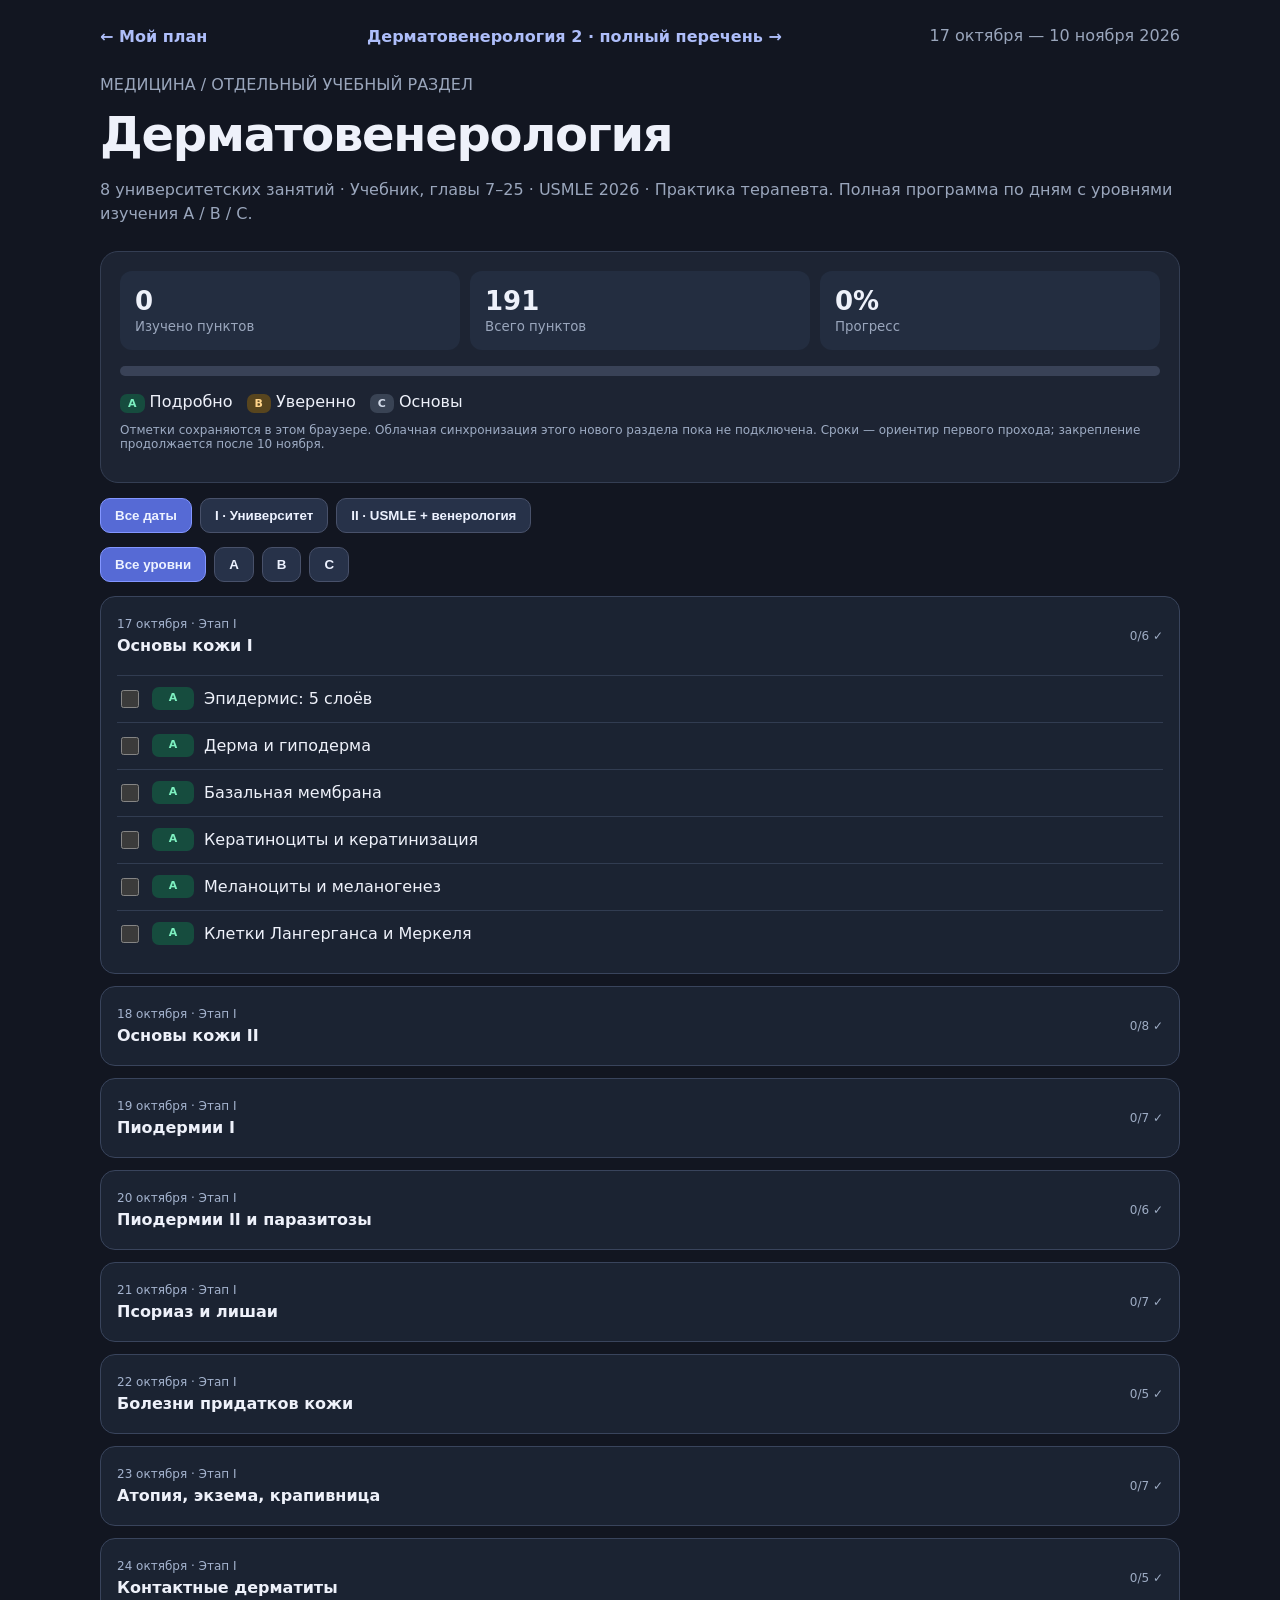
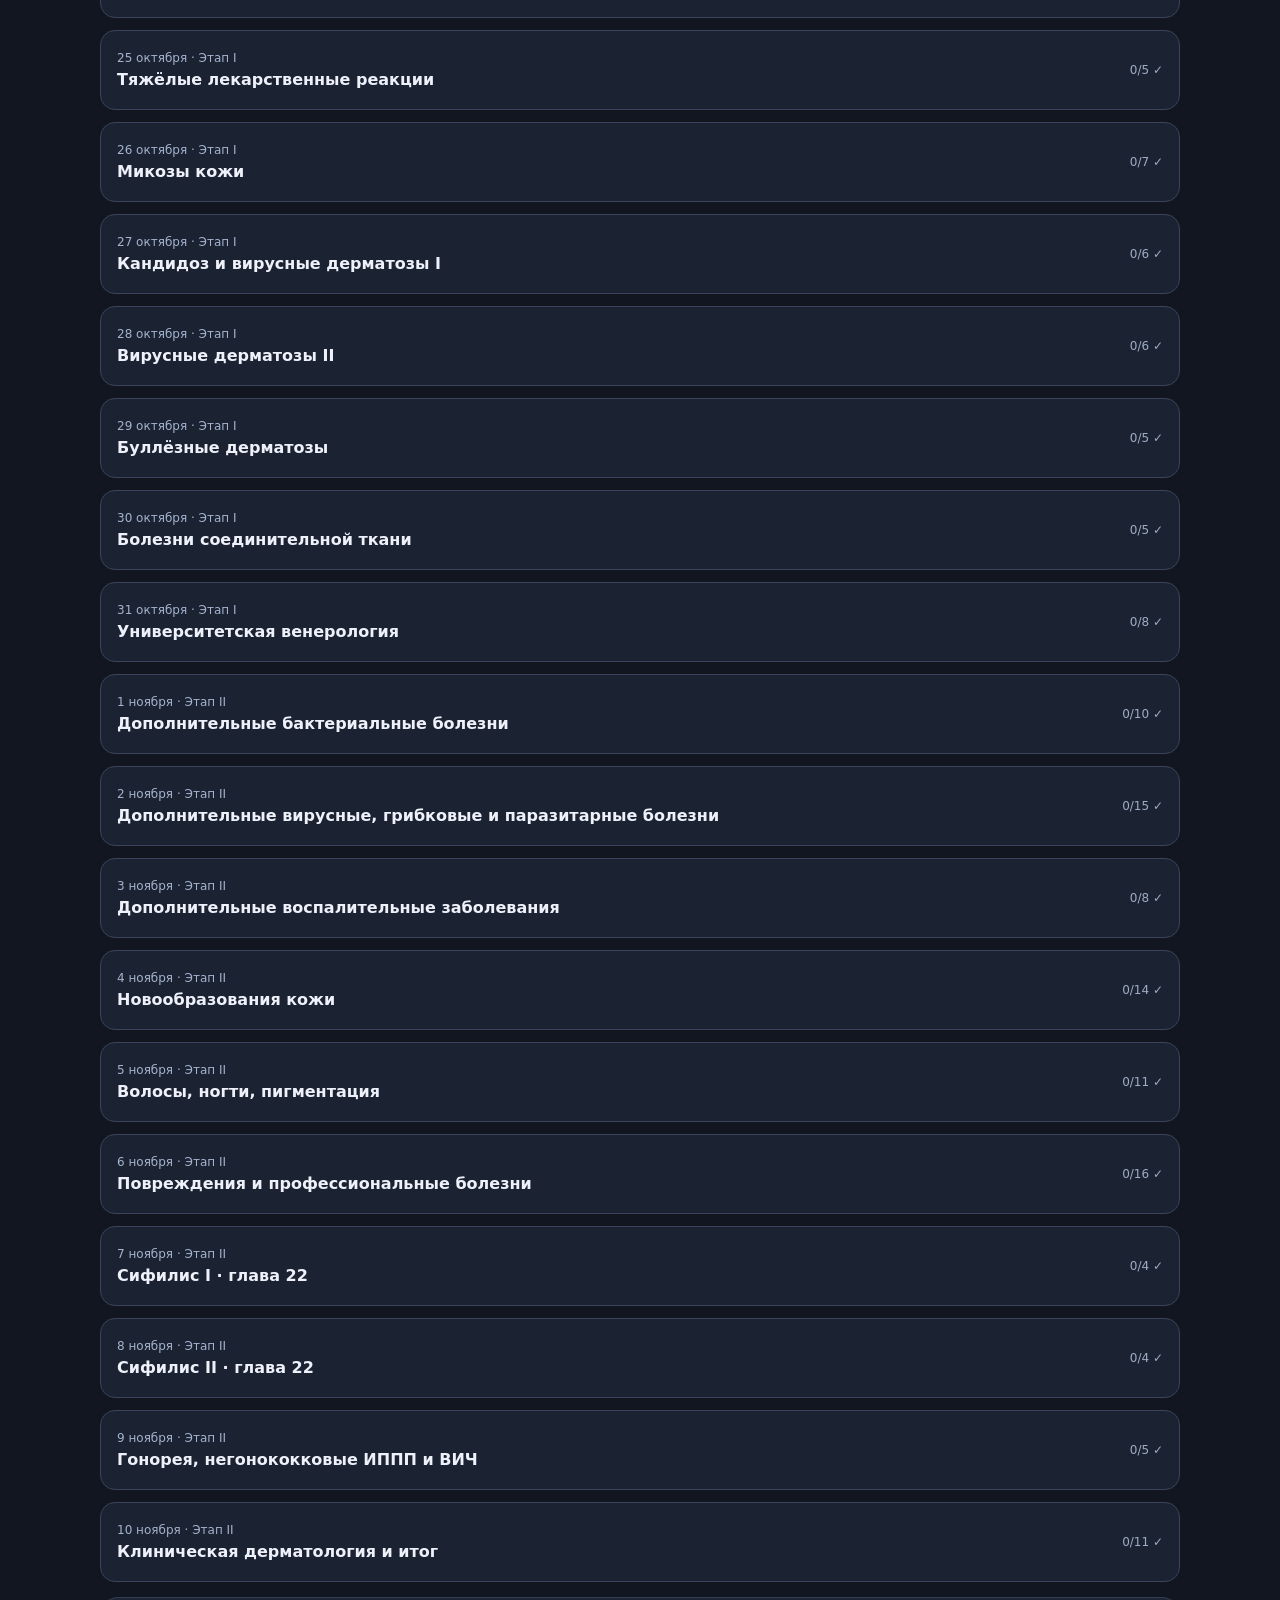
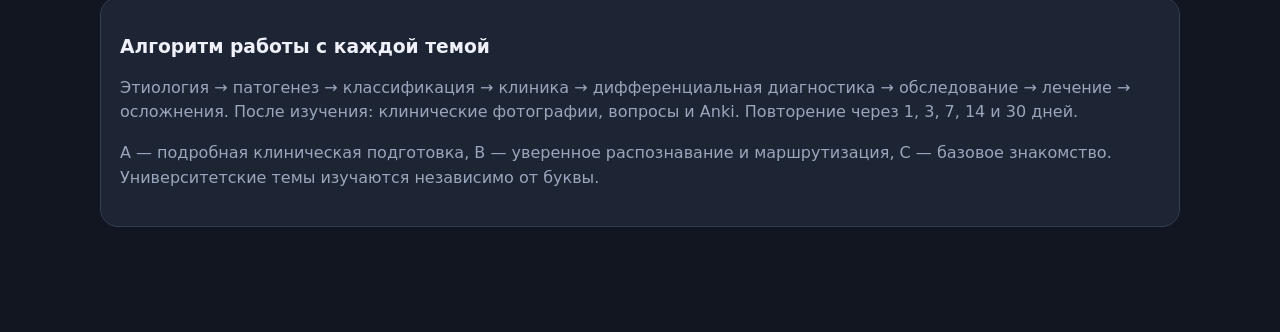
<file: dermatovenerology.html>
<!doctype html><html lang="ru"><head><meta charset="utf-8"><meta name="viewport" content="width=device-width,initial-scale=1"><meta name="theme-color" content="#141827"><title>Дерматовенерология · Мой план</title><link rel="stylesheet" href="./midnight.css"><style>
body{background:#121621;color:#eef1fa;font-family:Inter,system-ui,-apple-system,sans-serif;margin:0}.derm-wrap{max-width:1080px;margin:auto;padding:24px 18px 90px}.derm-top{display:flex;align-items:center;justify-content:space-between;gap:12px;flex-wrap:wrap}.derm-back{color:#aebefa;text-decoration:none;font-weight:700}.derm-head{margin:24px 0}.derm-head h1{font-size:clamp(30px,5vw,48px);letter-spacing:-1.3px;margin:8px 0}.derm-muted{color:#9aa6bc;line-height:1.55}.derm-card{background:#1d2433;border:1px solid #343e53;border-radius:18px;padding:19px;margin:15px 0}.derm-stats{display:grid;grid-template-columns:repeat(3,minmax(0,1fr));gap:10px}.derm-stat{background:#232d40;padding:15px;border-radius:12px}.derm-stat b{font-size:26px;display:block}.derm-stat small{color:#9aa6bc}.derm-progress{height:10px;background:#394257;border-radius:30px;overflow:hidden;margin:16px 0}.derm-progress>div{height:100%;background:linear-gradient(90deg,#7d8fff,#56d7ab);width:0;transition:width .2s}.derm-controls{display:flex;gap:8px;flex-wrap:wrap;margin:14px 0}.derm-btn{border:1px solid #48516a;background:#273249;color:#edf2ff;border-radius:10px;padding:9px 14px;cursor:pointer;font-weight:650}.derm-btn.active{background:#566ad5;border-color:#8396ff}.derm-day{border:1px solid #39445c;border-radius:15px;background:#1b2332;margin:12px 0;overflow:hidden}.derm-day summary{padding:16px;cursor:pointer;display:flex;align-items:center;justify-content:space-between;gap:12px;list-style:none}.derm-day summary::-webkit-details-marker{display:none}.derm-day h3{font-size:16px;margin:4px 0}.derm-date{font-size:12px;color:#a4b3ce}.derm-day-content{padding:0 16px 16px}.derm-item{display:flex;gap:10px;align-items:flex-start;border-top:1px solid #313c51;padding:11px 0;line-height:1.5}.derm-item input{accent-color:#7a94ff;width:18px;height:18px;margin-top:3px;flex-shrink:0}.derm-item.done span:last-child{text-decoration:line-through;color:#8997ac}.derm-badge{font-size:11px;font-weight:800;padding:3px 8px;border-radius:7px;min-width:26px;text-align:center;flex-shrink:0}.derm-A{background:#164c3e;color:#7df0c0}.derm-B{background:#58451e;color:#ffd48a}.derm-C{background:#394354;color:#d1d9e7}.derm-small{font-size:12px;color:#9eacc4}.derm-link{color:#aabaff}.derm-legend{display:flex;gap:14px;flex-wrap:wrap}.derm-hidden{display:none!important}@media(max-width:600px){.derm-stats{grid-template-columns:repeat(3,1fr)}.derm-stat{padding:10px}.derm-stat b{font-size:20px}.derm-wrap{padding:16px 12px 60px}}</style></head><body><main class="derm-wrap"><div class="derm-top"><a class="derm-back" href="./index.html">← Мой план</a><a class="derm-back" href="./dermatovenerology-2.html" style="margin-left:12px">Дерматовенерология 2 · полный перечень →</a><span class="derm-muted">17 октября — 10 ноября 2026</span></div><header class="derm-head"><div class="derm-muted">МЕДИЦИНА / ОТДЕЛЬНЫЙ УЧЕБНЫЙ РАЗДЕЛ</div><h1>Дерматовенерология</h1><p class="derm-muted">8 университетских занятий · Учебник, главы 7–25 · USMLE 2026 · Практика терапевта. Полная программа по дням с уровнями изучения A / B / C.</p></header><section class="derm-card"><div class="derm-stats"><div class="derm-stat"><b id="done">0</b><small>Изучено пунктов</small></div><div class="derm-stat"><b id="total">0</b><small>Всего пунктов</small></div><div class="derm-stat"><b id="percent">0%</b><small>Прогресс</small></div></div><div class="derm-progress"><div id="bar"></div></div><div class="derm-legend"><span><b class="derm-badge derm-A">A</b> Подробно</span><span><b class="derm-badge derm-B">B</b> Уверенно</span><span><b class="derm-badge derm-C">C</b> Основы</span></div><p class="derm-small">Отметки сохраняются в этом браузере. Облачная синхронизация этого нового раздела пока не подключена. Сроки — ориентир первого прохода; закрепление продолжается после 10 ноября.</p></section><section class="derm-controls" id="stages"><button class="derm-btn active" data-stage="all">Все даты</button><button class="derm-btn" data-stage="I">I · Университет</button><button class="derm-btn" data-stage="II">II · USMLE + венерология</button></section><section class="derm-controls" id="levels"><button class="derm-btn active" data-level="all">Все уровни</button><button class="derm-btn" data-level="A">A</button><button class="derm-btn" data-level="B">B</button><button class="derm-btn" data-level="C">C</button></section><div id="days"></div><section class="derm-card"><h3>Алгоритм работы с каждой темой</h3><p class="derm-muted">Этиология → патогенез → классификация → клиника → дифференциальная диагностика → обследование → лечение → осложнения. После изучения: клинические фотографии, вопросы и Anki. Повторение через 1, 3, 7, 14 и 30 дней.</p><p class="derm-muted">A — подробная клиническая подготовка, B — уверенное распознавание и маршрутизация, C — базовое знакомство. Университетские темы изучаются независимо от буквы.</p></section></main><script>
const PLAN=[["17 октября","2026-10-17","I","Основы кожи I",[["A","Эпидермис: 5 слоёв"],["A","Дерма и гиподерма"],["A","Базальная мембрана"],["A","Кератиноциты и кератинизация"],["A","Меланоциты и меланогенез"],["A","Клетки Лангерганса и Меркеля"]]],["18 октября","2026-10-18","I","Основы кожи II",[["A","Волосы, ногти, сальные и потовые железы"],["A","Функции кожи"],["A","Первичные элементы"],["A","Вторичные элементы"],["A","Дерматологический осмотр и анамнез"],["A","Лекарственные формы наружной терапии"],["A","Топические ГКС, антибиотики, антимикотики, ретиноиды, эмоленты"],["B","Фототерапия, криотерапия и другие процедуры"]]],["19 октября","2026-10-19","I","Пиодермии I",[["A","Стрептококковое, стафилококковое и вульгарное импетиго"],["B","Эктима"],["A","Рожа"],["A","Целлюлит"],["A","Остиофолликулит и фолликулит"],["B","Вульгарный сикоз"],["A","Фурункул и фурункулёз"]]],["20 октября","2026-10-20","I","Пиодермии II и паразитозы",[["A","Карбункул"],["B","Острый бактериальный гидраденит"],["A","Гнойный гидраденит (hidradenitis suppurativa)"],["A","Чесотка, включая корковую"],["A","Головной, платяной и лобковый педикулёз"],["A","Лечение и профилактика пиодермий и паразитозов"]]],["21 октября","2026-10-21","I","Псориаз и лишаи",[["A","Псориаз: патогенез и формы"],["A","Бляшечный псориаз"],["B","Каплевидный, пустулёзный, эритродермический псориаз"],["B","Псориатический артрит"],["A","Диагностика и лечение псориаза"],["B","Красный плоский лишай"],["B","Розовый лишай Жибера"]]],["22 октября","2026-10-22","I","Болезни придатков кожи",[["A","Акне: патогенез и классификация"],["A","Акне: лечение"],["A","Розацеа: основные формы"],["A","Розацеа: лечение"],["A","Себорейный дерматит"]]],["23 октября","2026-10-23","I","Атопия, экзема, крапивница",[["A","Атопический дерматит: патогенез, клиника, терапия"],["A","Острая и хроническая крапивница"],["A","Индуцируемая крапивница"],["A","Ангиоотёк: гистаминергический и брадикининовый"],["A","Экзема: стадии и основные формы"],["A","Дисгидротическая, нуммулярная и микробная экзема"],["A","Лечение экземы"]]],["24 октября","2026-10-24","I","Контактные дерматиты",[["A","Простой контактный дерматит"],["A","Аллергический контактный дерматит"],["A","Гиперчувствительность IV типа, патч-тестирование"],["A","Токсикодермия: классификация"],["B","Фиксированная лекарственная эритема"]]],["25 октября","2026-10-25","I","Тяжёлые лекарственные реакции",[["A","Синдром Стивенса–Джонсона"],["A","Токсический эпидермальный некролиз (Лайелла)"],["A","DRESS-синдром"],["A","Дифференциальная диагностика тяжёлых лекарственных реакций"],["A","Неотложная тактика и госпитализация"]]],["26 октября","2026-10-26","I","Микозы кожи",[["A","Отрубевидный лишай"],["A","Микоз стоп"],["A","Онихомикоз"],["A","Дерматофития туловища и гладкой кожи"],["A","Микоз крупных складок"],["B","Микроспория волосистой части головы"],["B","Трихофития волосистой части головы"]]],["27 октября","2026-10-27","I","Кандидоз и вирусные дерматозы I",[["A","Кандидоз кожи и слизистых"],["B","Эритразма"],["A","Диагностика микозов: КОН, микроскопия, посев"],["A","Принципы противогрибковой терапии"],["A","Простой герпес HSV-1/HSV-2"],["A","Опоясывающий герпес"]]],["28 октября","2026-10-28","I","Вирусные дерматозы II",[["A","Вульгарные бородавки"],["A","Подошвенные бородавки"],["A","Плоские бородавки"],["A","Остроконечные кондиломы"],["A","Контагиозный моллюск"],["A","Противовирусная терапия и профилактика"]]],["29 октября","2026-10-29","I","Буллёзные дерматозы",[["B","Вульгарная пузырчатка"],["B","Листовидная и другие формы пузырчатки"],["B","Буллёзный пемфигоид Левера"],["B","Герпетиформный дерматит Дюринга"],["B","Биопсия и прямая иммунофлуоресценция"]]],["30 октября","2026-10-30","I","Болезни соединительной ткани",[["B","Острая, подострая, хроническая кожная волчанка"],["A","Системная красная волчанка: кожные проявления"],["B","Ограниченная склеродермия"],["A","Системная склеродермия: кожные проявления"],["A","Дифференциальная диагностика системных дерматозов"]]],["31 октября","2026-10-31","I","Университетская венерология",[["A","Сифилис: стадии и основные симптомы"],["A","Сифилис: серологические тесты"],["A","Гонококковый уретрит"],["A","Хламидийный уретрит"],["A","Трихомонадный уретрит"],["A","Дифференциальная диагностика уретритов"],["A","Основы лечения ИППП и обследование партнёров"],["A","Контроль знаний по восьми занятиям"]]],["1 ноября","2026-11-01","II","Дополнительные бактериальные болезни",[["B","Эпидемическая пузырчатка новорождённых"],["C","Хроническая язвенно-вегетирующая пиодермия"],["C","Шанкриформная пиодермия"],["A","Кожный абсцесс и MSSA/MRSA"],["B","Стафилококковый синдром ошпаренной кожи"],["B","Скарлатина"],["B","Сибирская язва"],["C","Лепра"],["B","Туберкулёз кожи"],["C","Профессиональный эризипелоид"]]],["2 ноября","2026-11-02","II","Дополнительные вирусные, грибковые и паразитарные болезни",[["B","Синдром Рамзая Ханта"],["A","Ветряная оспа"],["A","Корь"],["B","Краснуха"],["B","Розеола"],["B","Инфекционная эритема (парвовирус B19)"],["B","Герпангина"],["A","Энтеровирусный везикулярный стоматит"],["C","Профессиональные узелки доярок"],["C","Глубокие микозы"],["C","Актиномикоз кожи"],["B","Дерматофития бороды"],["B","Кожный лейшманиоз"],["B","Кожная мигрирующая личинка"],["A","Укусы насекомых и постельных клопов"]]],["3 ноября","2026-11-03","II","Дополнительные воспалительные заболевания",[["B","Почесуха"],["B","Ограниченный нейродермит"],["A","Кожный зуд и системные причины"],["B","Периоральный дерматит"],["B","Узловатая эритема"],["B","Многоформная эритема"],["B","Гангренозная пиодермия"],["B","Буллёзный эпидермолиз"]]],["4 ноября","2026-11-04","II","Новообразования кожи",[["A","Актинический кератоз"],["B","Эпидермальные кисты"],["B","Гемангиомы"],["B","Липомы"],["A","Меланоцитарные невусы"],["B","Врождённые невусы"],["A","Себорейный кератоз"],["B","Ксантомы"],["A","Базальноклеточный рак"],["A","Плоскоклеточный рак"],["A","Меланома: ABCDE и диагностика"],["B","Акральная и генитальная меланома"],["B","Кожная Т-клеточная лимфома"],["B","Грибовидный микоз"]]],["5 ноября","2026-11-05","II","Волосы, ногти, пигментация",[["B","Очаговая алопеция"],["B","Андрогенетическая алопеция"],["B","Телогеновое выпадение волос"],["A","Вросший ноготь"],["B","Другие болезни ногтевого аппарата"],["B","Гипергидроз"],["B","Ихтиоз"],["B","Витилиго"],["C","Альбинизм"],["B","Лентиго"],["B","Пигментная ксеродерма"]]],["6 ноября","2026-11-06","II","Повреждения и профессиональные болезни",[["A","Термические и солнечные ожоги"],["A","Обморожения"],["B","Ознобление"],["A","Пролежни"],["B","Келоиды"],["A","Укусы животных"],["B","Осложнения татуировок"],["B","Гематома ушной раковины"],["B","Профессиональный фотодерматит"],["B","Профессиональные контактные дерматиты и экзема"],["C","Профессиональные масляные угри"],["C","Профессиональная токсическая меланодермия"],["A","Афтозный стоматит"],["A","Лейкоплакия"],["A","Лекарственные экзантемы"],["B","Местные реакции на вакцинацию"]]],["7 ноября","2026-11-07","II","Сифилис I · глава 22",[["A","Этиология и патогенез сифилиса — с. 241"],["A","Первичный сифилис — с. 247"],["A","Вторичный сифилис — с. 251"],["B","Третичный сифилис — с. 256"]]],["8 ноября","2026-11-08","II","Сифилис II · глава 22",[["B","Врождённый сифилис — с. 258"],["A","Скрытый сифилис — с. 260"],["A","Диагностика сифилиса — с. 261"],["A","Лечение и профилактика сифилиса — с. 263"]]],["9 ноября","2026-11-09","II","Гонорея, негонококковые ИППП и ВИЧ",[["A","Гонорея — глава 23, с. 267"],["A","Урогенитальный трихомониаз — глава 24.1, с. 275"],["A","Урогенитальный хламидиоз — глава 24.2, с. 277"],["A","ВИЧ: диагностика и лечение — глава 25, с. 282"],["A","ВИЧ: кожные проявления и оппортунистические инфекции — глава 25"]]],["10 ноября","2026-11-10","II","Клиническая дерматология и итог",[["A","Кожные проявления диабета"],["A","Кожные проявления болезней печени и почек"],["A","Кожные проявления сосудистых заболеваний"],["A","Петехии, пурпура, васкулиты"],["A","Некротизирующие инфекции мягких тканей"],["A","Анафилаксия"],["B","Основы дерматоскопии"],["A","Соскобы, посевы, биопсия, гистология"],["A","Дифференциальная диагностика по фотографиям"],["A","Маршрутизация и экстренная госпитализация"],["A","Итог: 50 тестов, 20 фотографий, 10 клинических задач, 5 устных вопросов"]]]];
const KEY='moy-plan-dermatovenerology-v1';let saved={};try{saved=JSON.parse(localStorage.getItem(KEY)||'{}')}catch(e){}
let stage='all',level='all';
const esc=s=>String(s).replace(/[&<>"']/g,c=>({'&':'&amp;','<':'&lt;','>':'&gt;','"':'&quot;',"'":'&#39;'}[c]));
const items=PLAN.flatMap(d=>d[4].map((x,i)=>({id:d[1]+'-'+i,date:d[1],label:x[1],level:x[0]})));
function stats(){const count=items.filter(x=>saved[x.id]).length;document.getElementById('done').textContent=count;document.getElementById('total').textContent=items.length;document.getElementById('percent').textContent=Math.round(count/items.length*100)+'%';document.getElementById('bar').style.width=count/items.length*100+'%'}
function render(){const root=document.getElementById('days');root.innerHTML=PLAN.filter(d=>stage==='all'||d[2]===stage).map(d=>{const visible=d[4].map((x,i)=>({x,i})).filter(y=>level==='all'||y.x[0]===level);if(!visible.length)return '';const done=d[4].filter((x,i)=>saved[d[1]+'-'+i]).length;return '<details class="derm-day" '+(d[1]==='2026-10-17'?'open':'')+'><summary><div><span class="derm-date">'+esc(d[0])+' · Этап '+esc(d[2])+'</span><h3>'+esc(d[3])+'</h3></div><span class="derm-small">'+done+'/'+d[4].length+' ✓</span></summary><div class="derm-day-content">'+visible.map(({x,i})=>{const id=d[1]+'-'+i;return '<label class="derm-item '+(saved[id]?'done':'')+'"><input type="checkbox" data-id="'+id+'" '+(saved[id]?'checked':'')+'><b class="derm-badge derm-'+x[0]+'">'+x[0]+'</b><span>'+esc(x[1])+'</span></label>'}).join('')+'</div></details>'}).join('');root.querySelectorAll('input[data-id]').forEach(e=>e.addEventListener('change',()=>{saved[e.dataset.id]=e.checked;try{localStorage.setItem(KEY,JSON.stringify(saved))}catch(err){};const label=e.closest('.derm-item');label.classList.toggle('done',e.checked);const card=e.closest('.derm-day');const date=card.querySelector('.derm-date').textContent;const block=PLAN.find(d=>date.startsWith(d[0]));card.querySelector('summary .derm-small').textContent=block[4].filter((x,i)=>saved[block[1]+'-'+i]).length+'/'+block[4].length+' ✓';stats()}));stats()}
document.querySelectorAll('[data-stage]').forEach(b=>b.onclick=()=>{stage=b.dataset.stage;document.querySelectorAll('[data-stage]').forEach(x=>x.classList.toggle('active',x===b));render()});document.querySelectorAll('[data-level]').forEach(b=>b.onclick=()=>{level=b.dataset.level;document.querySelectorAll('[data-level]').forEach(x=>x.classList.toggle('active',x===b));render()});render();
</script></body></html>
</file>
<file: midnight.css>
/* MOY PLAN · MIDNIGHT PREMIUM
   Color-only visual skin layered over design.css; never changes app logic. */
:root{
 color-scheme:dark;
 --bg:#181b22;
 --panel:#252831;
 --ink:#f2f0ec;
 --muted:#afb0be;
 --border:#393b46;
 --accent:#b4ace1;
 --light:#333346;
 --good:#72d1b4;
 --danger:#f09ba2;
 --shadow:0 12px 37px rgba(2,4,12,.19),0 2px 6px rgba(2,4,12,.12);
 color:var(--ink);
}
html{background:#181b22}
body{
 background:radial-gradient(ellipse 980px 620px at 100% -200px,rgba(98,89,139,.19),transparent 80%),#181b22;
 color:var(--ink);
}
::selection{background:#676184;color:#fff}
a{color:#bbb7f0}
a:hover{color:#d9ccff}
button,input,textarea,select{color-scheme:dark}
button:focus-visible,input:focus-visible,select:focus-visible,textarea:focus-visible{
 outline:3px solid #b3a5d8;outline-offset:2px;
}

/* Navigation — charcoal, quiet gold details */
.sidebar{
 background:linear-gradient(180deg,#1e2129 0%,#1b1e26 70%,#1a1c24 100%);
 border-right:1px solid #343640;
 color:#edeaf0;scrollbar-color:#4b4c59 transparent;
}
.logo{border-bottom-color:#353641}
.logo-mark{
 background:linear-gradient(145deg,#343448,#50536a);
 color:#e8cc9e;
 box-shadow:0 8px 19px rgba(0,0,0,.2),inset 0 1px rgba(255,255,255,.09);
}
.logo h1{color:#f5f0e9}
.logo small{color:#adaebd}
.nav button{background:transparent;color:#adaebb;border-color:transparent}
.nav button .sym{background:#2c2e39;color:#b5b1cb}
.nav button:hover{background:#2d303a;color:#f0eff5}
.nav button:hover .sym{background:#3a3b4b;color:#ded4f4}
.nav button.active{
 background:linear-gradient(100deg,#444358,#3c3b50);
 border-color:#626076;color:#fff8ee;
 box-shadow:inset 3px 0 0 #d4b997,0 6px 18px rgba(0,0,0,.13);
}
.nav button.active .sym{background:rgba(255,255,255,.1);color:#ead9bc}
#navReviewCount{color:#ded1f4}
.cloud-panel{
 background:linear-gradient(155deg,#292b36,#252832);
 border-color:#3c3d4a;box-shadow:inset 0 1px rgba(255,255,255,.025);
}
.cloud-panel strong{color:#eae6f2}
.cloud-panel p{color:#b1b0c0}
.cloud-panel .btn{
 background:#333540;color:#d9d6e2;border-color:#4a4a59;box-shadow:none;
}
.cloud-panel .btn:hover{background:#3c3d4c;border-color:#757083}
.cloud-panel .btn.primary{background:#bbb0df;border-color:#bbb0df;color:#272635}
.cloud-panel .btn.primary:hover{background:#d1c5f1;border-color:#d1c5f1}
.cloud-panel .btn.danger{color:#f0a0aa}
.cloud-panel .btn[hidden]{display:none!important}
.side-bottom{background:#262831;border-color:#3a3943}
.side-bottom strong{color:#e7d7bb}
.side-bottom p{color:#b2b1c0}
.side-bottom .btn{background:#32343e;border-color:#494650;color:#eadfce}
.side-bottom .btn:hover{background:#3c3d48}

/* Cinematic page heading */
.top{
 background:linear-gradient(112deg,#282b38 0%,#343343 55%,#424055 100%);
 border-color:#444253;
 box-shadow:0 14px 45px rgba(2,4,14,.26);
}
.top:before{border-color:rgba(231,204,170,.13);
 box-shadow:0 0 0 42px rgba(242,222,192,.028),0 0 0 101px rgba(241,220,195,.019);
}
.top:after{background:#9c91c4;opacity:.16}
.eyebrow{color:#ddc09c}
.title{color:#f7f2e9}
.sub{color:#c6c6d4}
.top-actions .btn{
 background:rgba(245,244,255,.065);border-color:rgba(219,215,241,.18);
 color:#e9e7ef;
}
.top-actions .btn:hover{background:rgba(245,244,255,.125);border-color:rgba(224,214,242,.36)}
.top-actions .btn.primary{background:#dcc5a3;border-color:#dcc5a3;color:#2d2932}
.top-actions .btn.primary:hover{background:#f1d9b1;border-color:#f1d9b1}

/* Action controls */
.btn{background:#30323c;border-color:#4a4a58;color:#e0dfe9}
.btn:hover{background:#393b48;border-color:#65637a;box-shadow:0 4px 12px rgba(0,0,0,.1)}
.btn.primary{background:#aaa1d7;border-color:#aaa1d7;color:#212230}
.btn.primary:hover{background:#c6bdf2;border-color:#c6bdf2;color:#20202d}
.btn.danger{color:#f3a3ad}
.tinyarrow{background:#2d303a;border-color:#444652;color:#e3dfe8}
.tinyarrow:hover{background:#3c3d4d;border-color:#6c658b}
.daycontrols input,.daycontrols input[type=date]{
 color:#efedf5;background:#2c2f39;border-color:#464854;
}

/* Metrics and card surfaces */
.stat,.card{
 background:#252831;border-color:#393b46;
 box-shadow:var(--shadow);color:var(--ink)
}
.stat .muted{color:#b8b5c6}
.stat .number{color:#f5f1f1}
.stat .secondary{color:#a8a8b6}
.stat:first-child{
 background:linear-gradient(132deg,#3a3847,#414050);
 border-color:#585166;box-shadow:0 10px 29px rgba(4,5,14,.16);
}
.stat:first-child:after{border-color:rgba(222,195,159,.2);
 box-shadow:0 0 0 28px rgba(222,195,159,.035)}
.stat:first-child .number{color:#f1ddc2}
.stat:first-child .muted{color:#e0cbaa}
.stat:first-child .secondary{color:#cfc2ba}
.stat:nth-child(2),.stat:nth-child(3),.stat:nth-child(4){background:#252831}
.stat:nth-child(2) .number{color:#c0b8f2}
.stat:nth-child(3) .number{color:#8bd7c1}
.stat:nth-child(4) .number{color:#e2c2a0}
.section-title{color:#eeebf3}
.caption,.help{color:#aeb0be}
.card-header .caption{color:#a5a7b7}
.empty{color:#b3b3bd}
.empty b{color:#f0edf2}

/* Week and completion */
.daypill{background:#2c2f39;border-color:#3e404b;color:#ebeaf0}
.daypill:hover{background:#393848;border-color:#65607b}
.daypill .wd{color:#b0b1c1}
.daypill .dt{color:#e9e7ee}
.daypill .dot{background:#646473}
.daypill.selected{
 background:linear-gradient(180deg,#464156,#3c3b4d);
 border-color:#a39ac4;box-shadow:inset 0 0 0 1px rgba(187,170,221,.14);
}
.daypill.selected .dt{color:#f0e4ce}
.daypill.selected .wd{color:#e0d4ed}
.daypill.selected .dot{background:#d7bb9c}
.daypill.complete .dot{background:var(--good)}
.progressrow{color:#acacbc}
.progressrow strong{color:#e8dfd1}
.line{background:#373844}
.line>div{background:linear-gradient(90deg,#8d87b6,#c4b8dc)}
.line.good>div{background:linear-gradient(90deg,#70c3aa,#9bd8ca)}
.group-title{color:#f0edf4}
.group-title small{color:#aeb0be}

/* Tasks */
.task,.task:last-child{
 background:#2b2e38;border:1px solid #3e414e;
 color:#f1eef0;
}
.task:hover{background:#333642;border-color:#787088;box-shadow:0 5px 15px rgba(0,0,0,.10)}
.task.done{background:#28372f;border-color:#3b5b51}
.tick{background:#31333f;border-color:#747484;color:#fff}
.tick:hover{border-color:#c0afd4}
.task.done .tick{background:#3eaa88;border-color:#3eaa88}
.task-name{color:#f2f0f3}
.task.done .task-name{color:#b3bcb6}
.task-note{color:#b5b5c2}
.task-meta{color:#c2bfcc}
.chip{background:#3b3c48;color:#d0cdde}
.chip.red{background:#523c41;color:#ffd0ba}
.task-actions .ico,.ico{color:#b4b1c6}
.task-actions .ico:hover,.ico:hover{background:#424053;color:#e7d8f2}
.task-time-wrapper{color:#c1c1cc}
.task-time-wrapper input{background:#343540;border-color:#5d5a67;color:#f0eef4}
.task-review-link{background:#37364b;border-color:#595577;color:#d8cff6}
.task-review-link.made{background:#29413d;border-color:#47665a;color:#90dcc3}

/* Secondary panels */
.milestone{border-bottom-color:#3c3d47}
.milestone b{color:#e9e5ef}
.milestone span{color:#b0b0bd}
.pill-date{background:#3e394d;color:#ddceef}
.bigcta{
 background:linear-gradient(150deg,#343343,#2e3040);
 border-color:#49475a;color:#f0ebf4;
}
.bigcta h3{color:#eedbbf}
.bigcta p{color:#bab6cb}
.bigcta .btn{background:#3e3b4e;border-color:#656075;color:#e5ddf4}
.bigcta .btn:hover{background:#4b475e;border-color:#8d84a8}
.note,.mini-info{
 background:#2d303a;border-color:#424550;color:#c5c3d0;
}
.note b,.mini-info b{color:#eee6d9}
.daily-notes{border-top-color:#42424d}
.daily-notes h3{color:#eeeef3}
.daily-notes textarea{
 background:#2b2e38;border-color:#494a56;color:#f0eef2;
}
.daily-notes textarea:focus{
 background:#30323f;border-color:#a39ccf;box-shadow:0 0 0 3px rgba(181,170,225,.11);
}
.daily-notes .notes-status{color:#aba8be}
.digest-day-preview{
 background:linear-gradient(105deg,#303140,#34313e);
 border-color:#4d475e;
}
.digest-pill{background:#403c52;color:#e1d5f3}
.review-chip,.review-rule span{background:#3e3a52;color:#d7d0ef}
.review-chip.overdue{background:#4b373d;color:#ffbbaa}
.review-chip.ok{background:#2b493e;color:#9ae5c8}
.review-item{border-bottom-color:#42444d}
.review-main strong{color:#f2eef4}
.review-main small{color:#b3b4c3}
.review-count{background:#403c52;color:#d5caee}
.review-delete{background:#3b3138;border-color:#654651;color:#f4b5bc}
.review-delete:hover{background:#503540}
.notice-reminder{
 background:#353344;border-color:#524d66;
 color:#f0edf6
}
.notice-reminder strong{color:#eae8f2}
.notice-reminder p{color:#beb9cf}
.reminder-settings label{color:#cecad7}
.reminder-settings input[type=time]{background:#31333f;border-color:#555461;color:#f1edf5}
.reminder-help{color:#b6b2c1}

/* Mini-lesson editor */
.mini-digest-card{
 background:#2b2d38;border-color:#424351;
 box-shadow:0 7px 22px rgba(0,0,0,.11);
 color:#f2eff5;
}
.mini-digest-card:before{background:#b1a0ce}
.mini-digest-card:nth-child(2):before{background:#d4b58e}
.mini-digest-card:nth-child(3):before{background:#8eb9bf}
.mini-digest-card.complete{background:#293932;border-color:#476f61}
.mini-digest-card h3{color:#f6f0ee}
.mini-digest-card label{color:#cdc9d5}
.mini-digest-card input,.mini-digest-card textarea{
 background:#222630;border-color:#494b59;color:#f2eef5;
}
.mini-digest-card input:focus,.mini-digest-card textarea:focus{
 background:#292c38;border-color:#afa3d4;
 box-shadow:0 0 0 3px rgba(178,165,227,.13);
}
.mini-digest-card .digest-pill{background:#454057;color:#ead8f2}
.mini-digest-card.complete .digest-pill{background:#2f5947;color:#c1f5de}
.digest-review-question{border-bottom-color:#44444e}
.digest-review-question label{color:#d8d3dc}
.digest-review-question input{color:#f2eefa;background:#2a2d39;border-color:#4a4c58}
.digest-tools .btn{background:#353642}

/* Calendar, timetable, long-term plan, grades */
.plan-heading h2,.block-plan h3,.week-plan-card h3{color:#f1eff4}
.plan-heading p{color:#b9b7c7}
.plan-step,.block-plan,.week-plan-card,.stage,.weekcol{
 background:#2c2e38;border-color:#41434e;color:#ede9f0;
}
.plan-step b{color:#f0e5d9}
.plan-step small{color:#c2becc}
.block-plan .block-lead{color:#b4b2c1}
.stage small,.label-inline{color:#b9b4e7}
.stage div,.week-plan-card p{color:#cac5d3}
.summary-item{border-bottom-color:#41434d}
.summary-item b{color:#eae7f0}
.summary-item small{color:#bcb9c7}
.weekcol h3{color:#f1edf2}
.weekcol.selected{background:#3a394b;border-color:#80789d}
.weekrow{background:#353641;border-color:#4c4c59;color:#e9e4ed}
.weekrow.done{color:#a7b5ae}
.monthhead{color:#b4b1c2}
.monthcell{
 background:#2d2f39;border-color:#434550;color:#f0ecf3;
}
.monthcell:hover{background:#383746;border-color:#958bb8}
.monthcell.faded{opacity:.52}
.monthcell.selected{background:#444054;border-color:#a093bf}
.monthcell .date{color:#f2edf4}
.monthcell .count{color:#c6c2d1}
.monthcell .dotbar{background:#454651}
.monthcell .dotbar div{background:#b6a9da}
.filter{background:#30313d;color:#c2bfcd;border-color:#4c4d5b}
.filter.active{background:#474158;border-color:#9788b1;color:#f1e4fa}
.grade-row{border-bottom-color:#42444e;color:#eeeaf0}
.tag{color:#b7b3c4}
.grade-score{color:#d1c2ed}

/* Dialogs and all inputs */
.form label{color:#ded9e5}
.form input,.form textarea,.form select{
 background:#292c36;border:1px solid #4a4b58;color:#f2eef5;
}
.form input:focus,.form textarea:focus,.form select:focus{
 background:#303240;border-color:#aca0d2;box-shadow:0 0 0 3px rgba(172,160,210,.13);
}
input::placeholder,textarea::placeholder{color:#9b99aa;opacity:1}
input:disabled,textarea:disabled,select:disabled{opacity:.57}
.modal{background:rgba(5,6,13,.74);backdrop-filter:blur(8px)}
.modalpanel{
 background:#282b35;border:1px solid #4c4a5b;box-shadow:0 28px 90px rgba(0,0,0,.36);
 color:#f0eef4;
}
.modalheader h2{color:#f6f0ec}
.modalbuttons{border-color:#41444e}
.toast{background:#3e4050;color:#f4f1f7;border:1px solid #676273}
.footer{color:#aaabb7}
.footer .btn{color:#d0c9de}
.kbd{color:#c5b6eb}
code{background:#3d3c50;color:#e4daef}
hr{border-color:#464751}

/* Narrow viewports keep the same midnight palette */
@media(max-width:780px){
 .sidebar{
   background:linear-gradient(110deg,#20222b,#1a1c24);
   border-bottom:1px solid #3c3d46;
 }
 .logo{border-bottom:0}
 .nav button{color:#bec0cd}
 .nav button .sym{background:transparent;color:#c7c2dc}
 .nav button.active{background:#454057;color:#fdf5ea;border-color:#70647b}
 .nav button.active .sym{color:#f5ddbf;background:rgba(255,255,255,.07)}
 .cloud-panel{background:#292b36;border-color:#42414e}
 .main{background:transparent}
 .stat{background:#252831}
 .monthcell{background:#2d2f39}
}
@media(prefers-reduced-motion:reduce){
 *,*:before,*:after{animation:none!important;transition:none!important}
}

/* ══════════════════════════════════════════════════════════════
   MIDNIGHT PREMIUM · COLOR LIFT / 2026-10-16
   More breathing room, cooler cobalt, lilac, muted gold and sage.
   Purely visual. Remove this section to restore the dark original.
   ══════════════════════════════════════════════════════════════ */
:root{
  --bg:#222632;
  --panel:#303442;
  --ink:#f5f2f1;
  --muted:#b8bbcb;
  --border:#444a59;
  --accent:#c1aff0;
  --light:#46445d;
  --good:#84dac2;
  --shadow:0 12px 32px rgba(8,12,27,.13),0 2px 6px rgba(8,12,27,.09);
}
html{background:#222632}
body{
  background:
    radial-gradient(ellipse 720px 530px at 97% -8%,rgba(126,111,185,.22),transparent 77%),
    radial-gradient(ellipse 560px 600px at 20% 105%,rgba(71,131,164,.09),transparent 80%),
    #222632;
}
.sidebar{
  background:linear-gradient(180deg,#282c3b 0%,#252935 59%,#252934 100%);
  border-right-color:#414658;
}
.logo{border-bottom-color:#404559}
.logo-mark{
  background:linear-gradient(145deg,#514760,#535f7d);
  color:#f0d4a7;
  box-shadow:0 8px 23px rgba(11,12,25,.17),inset 0 1px rgba(255,255,255,.12);
}
.nav button{color:#c8c7d6}
.nav button .sym{background:#34384c;color:#c8bce8}
.nav button:hover{background:#383d52;color:#fff}
.nav button:hover .sym{background:#494c65;color:#f5e5c8}
.nav button.active{
  background:linear-gradient(104deg,#605779,#514b73);
  border-color:#8075a3;color:#fffaf2;
  box-shadow:inset 3px 0 0 #e1bd87,0 8px 18px rgba(20,18,42,.14);
}
.nav button.active .sym{background:rgba(255,255,255,.12);color:#f7dcb4}
.cloud-panel{
  background:linear-gradient(155deg,#353b52,#333848);
  border-color:#515872;
}
.cloud-panel p{color:#c4c4d4}
.cloud-panel .btn{background:#414658;border-color:#626880;color:#efedfa}
.cloud-panel .btn:hover{background:#515674;border-color:#9e91c9}
.cloud-panel .btn.primary{background:#c8b9f3;border-color:#c8b9f3;color:#29243c}
.side-bottom{background:linear-gradient(160deg,#353344,#333c4b);border-color:#565165}
.side-bottom strong{color:#f0d8b2}
.side-bottom p{color:#cbc3d3}
.side-bottom .btn{background:#434257;border-color:#67647e;color:#f4e8cf}

.top{
  background:linear-gradient(116deg,#35425b 0%,#41445f 49%,#5a4866 100%);
  border-color:#655c7c;
  box-shadow:0 17px 40px rgba(17,19,43,.19);
}
.top:before{
  border-color:rgba(246,214,174,.21);
  box-shadow:0 0 0 43px rgba(245,222,201,.052),0 0 0 105px rgba(243,206,176,.03);
}
.top:after{background:#a99ad9;opacity:.27}
.eyebrow{color:#f0d4ae}
.sub{color:#e0ddea}
.top-actions .btn{
  background:rgba(238,234,255,.1);border-color:rgba(226,215,255,.31);color:#fff9fc;
}
.top-actions .btn:hover{background:rgba(238,234,255,.19)}
.top-actions .btn.primary{background:#f0d7ac;border-color:#f0d7ac;color:#373049}
.top-actions .btn.primary:hover{background:#ffebc7;border-color:#ffebc7}

.stat,.card{background:#303442;border-color:#454a5b}
.stat:first-child{
  background:linear-gradient(132deg,#51445e,#61506c);
  border-color:#7a6588;box-shadow:0 12px 28px rgba(28,19,45,.12);
}
.stat:first-child .number{color:#ffe5bc}
.stat:first-child .muted{color:#f2dabf}
.stat:first-child .secondary{color:#ead8e2}
.stat:nth-child(2){
  background:linear-gradient(150deg,#34405a,#37415a 95%);
  border-color:#505d7d;
}
.stat:nth-child(2) .number{color:#ccd9ff}
.stat:nth-child(2) .muted{color:#d1d9ec}
.stat:nth-child(2) .secondary{color:#b9c7e0}
.stat:nth-child(3){
  background:linear-gradient(150deg,#304947,#35504b 95%);
  border-color:#4d756a;
}
.stat:nth-child(3) .number{color:#a4ead1}
.stat:nth-child(3) .muted{color:#c5eadc}
.stat:nth-child(3) .secondary{color:#b6d8cc}
.stat:nth-child(4){
  background:linear-gradient(150deg,#514437,#564639 95%);
  border-color:#796450;
}
.stat:nth-child(4) .number{color:#f7dcaf}
.stat:nth-child(4) .muted{color:#e9d5b9}
.stat:nth-child(4) .secondary{color:#e4cdb2}

.btn{background:#3e4353;border-color:#606477;color:#f2f0f7}
.btn:hover{background:#4b5065;border-color:#80799e}
.btn.primary{background:#c2b3f0;border-color:#c2b3f0;color:#2a293d}
.btn.primary:hover{background:#ddd0ff;border-color:#ddd0ff}
.tinyarrow,.daycontrols input,.daycontrols input[type=date]{
  background:#3a3f51;border-color:#565d72;color:#f5f3fa;
}
.tinyarrow:hover{background:#4b5066;border-color:#8c84ac}
.card-header .caption,.caption{color:#c2c1d0}
.section-title{color:#faf5f7}
.daypill{background:#353a4b;border-color:#4b5063}
.daypill:hover{background:#41465c;border-color:#9d8ec0}
.daypill .wd{color:#bfc2d8}
.daypill .dt{color:#f5f0f8}
.daypill.selected{
  background:linear-gradient(170deg,#5c5379,#4c536f);
  border-color:#ab9fdb;
  box-shadow:inset 0 0 0 1px rgba(220,214,252,.13),0 6px 12px rgba(17,19,36,.12);
}
.daypill.selected .wd{color:#e2d9fb}
.daypill.selected .dt{color:#fff2d9}
.daypill.selected .dot{background:#efd5ab}
.line{background:#474b5d}
.line>div{background:linear-gradient(90deg,#9f8fe1,#ccb4ec)}
.line.good>div{background:linear-gradient(90deg,#67c7ac,#b0ecd3)}

.task,.task:last-child{background:#343a4a;border-color:#4b5264}
.task:hover{background:#3d4557;border-color:#857daa}
.task.done{background:#304b47;border-color:#507970}
.task-name{color:#faf6fa}
.task-note{color:#c3c3d1}
.task .tick{background:#3a4052;border-color:#9293ac}
.task.done .tick{background:#53b998;border-color:#53b998}
.chip{background:#464b5f;color:#e0dcef}
.group-title{color:#f6f2fa}
.group-title small{color:#c7c4d0}
.task-time-wrapper input{background:#3e4455;border-color:#64697b}
.task-review-link{background:#464461;border-color:#6f668f;color:#e4d8ff}
.task-review-link.made{background:#33564c;border-color:#5b8b76;color:#aef3d8}

.pill-date{background:#4a435e;color:#f1d4f3}
.milestone{border-bottom-color:#4a4d5e}
.milestone b{color:#fff1e0}
.milestone span{color:#c9c7d6}
.bigcta{
  background:linear-gradient(145deg,#45405b,#39495e);
  border-color:#656482;
}
.bigcta h3{color:#f4d7ad}
.bigcta p{color:#d1cce0}
.bigcta .btn{background:#4c4b66;border-color:#7b7194;color:#f4e8f5}
.note,.mini-info{background:#363c4d;border-color:#4d5870;color:#d1cfdd}
.daily-notes{border-top-color:#4a4e60}
.daily-notes textarea{background:#343b4a;border-color:#565e70}
.daily-notes textarea:focus{background:#3d4456;border-color:#b2a0e3}
.digest-day-preview{
  background:linear-gradient(120deg,#3c435d,#463e57);
  border-color:#656083;
}
.digest-pill{background:#534968;color:#f5e5fc}
.review-chip,.review-rule span{background:#504963;color:#e9dcff}
.review-chip.ok{background:#36584c;color:#b7f3d9}
.review-chip.overdue{background:#674651;color:#ffc9bd}
.review-item{border-bottom-color:#505364}
.review-main small{color:#c9c6d5}

/* Mini lessons get a distinct personality without becoming neon. */
.mini-digest-card{background:#363b4c;border-color:#555a6e}
.mini-digest-card:nth-child(1){
  background:linear-gradient(170deg,#3b3c53 0%,#373b4c 100%);
  border-color:#645e83;
}
.mini-digest-card:nth-child(2){
  background:linear-gradient(170deg,#453e50 0%,#393b4c 100%);
  border-color:#755e76;
}
.mini-digest-card:nth-child(3){
  background:linear-gradient(170deg,#364b52 0%,#363e4d 100%);
  border-color:#54747c;
}
.mini-digest-card:before{background:#c5b0f4;height:4px}
.mini-digest-card:nth-child(2):before{background:#e5bd9c}
.mini-digest-card:nth-child(3):before{background:#8dd5d4}
.mini-digest-card.complete{background:#305049;border-color:#75ae98}
.mini-digest-card h3{color:#fff8f2}
.mini-digest-card label{color:#e1dbe9}
.mini-digest-card input,.mini-digest-card textarea{
  background:rgba(26,29,42,.45);border-color:#656478;color:#fff9fa;
}
.mini-digest-card input:focus,.mini-digest-card textarea:focus{
  background:#35374a;border-color:#c4b2f2;
}
.mini-digest-card .digest-pill{background:#58506c;color:#f1e4ff}
.digest-review-question{border-bottom-color:#515367}
.digest-review-question input{background:#3d4253;border-color:#60677d}

/* Richer calendar / week / long-term plans. */
.plan-step,.block-plan,.week-plan-card,.stage,.weekcol{
  background:#363b4a;border-color:#4c5266;
}
.plan-step:nth-child(3n+1){border-top:2px solid #aaa0dd}
.plan-step:nth-child(3n+2){border-top:2px solid #85b8d9}
.plan-step:nth-child(3n){border-top:2px solid #d7b68b}
.stage{background:#3b4051}
.stage small,.label-inline{color:#cbc3ff}
.weekcol.selected{background:#45445e;border-color:#9386b6}
.weekrow{background:#424657;border-color:#565c70}
.monthcell{background:#383c4e;border-color:#50576a}
.monthcell:hover{background:#45485f;border-color:#aba0da}
.monthcell.selected{background:#56506e;border-color:#b7a9e9}
.monthcell .date{color:#fff9fa}
.monthcell .count{color:#dbd5e4}
.monthcell .dotbar{background:#515469}
.monthcell .dotbar div{background:#bcb0f2}
.filter{background:#3a3e50;border-color:#575c70;color:#dfdceb}
.filter.active{background:#595170;border-color:#a295cb;color:#fff1f6}
.grade-score{color:#e0c6fa}
.modalpanel{background:#343849;border-color:#686278}
.form input,.form textarea,.form select{
  background:#3b4050;border-color:#63687a;color:#fff9fa;
}
.form input:focus,.form textarea:focus,.form select:focus{
  background:#44485b;border-color:#c7b5f3;
}
.review-delete{background:#53404b;border-color:#986473;color:#ffe0dc}
.notice-reminder{background:#413f58;border-color:#6d638a}
.reminder-settings input[type=time]{background:#3d4354;border-color:#656b7c}
.toast{background:#4a475d;border-color:#867aa1}
.footer{color:#bcb9ca}
code{background:#4d4a62;color:#f0e4ff}
@media(max-width:780px){
 .sidebar{background:linear-gradient(110deg,#2d3040,#292c3b);border-bottom-color:#464b60}
 .nav button.active{background:#5e5478;border-color:#9181bb}
 .cloud-panel{background:#353b52;border-color:#585f7b}
 .stat{background:#303442}
 .monthcell{background:#383c4e}
}
</file>
